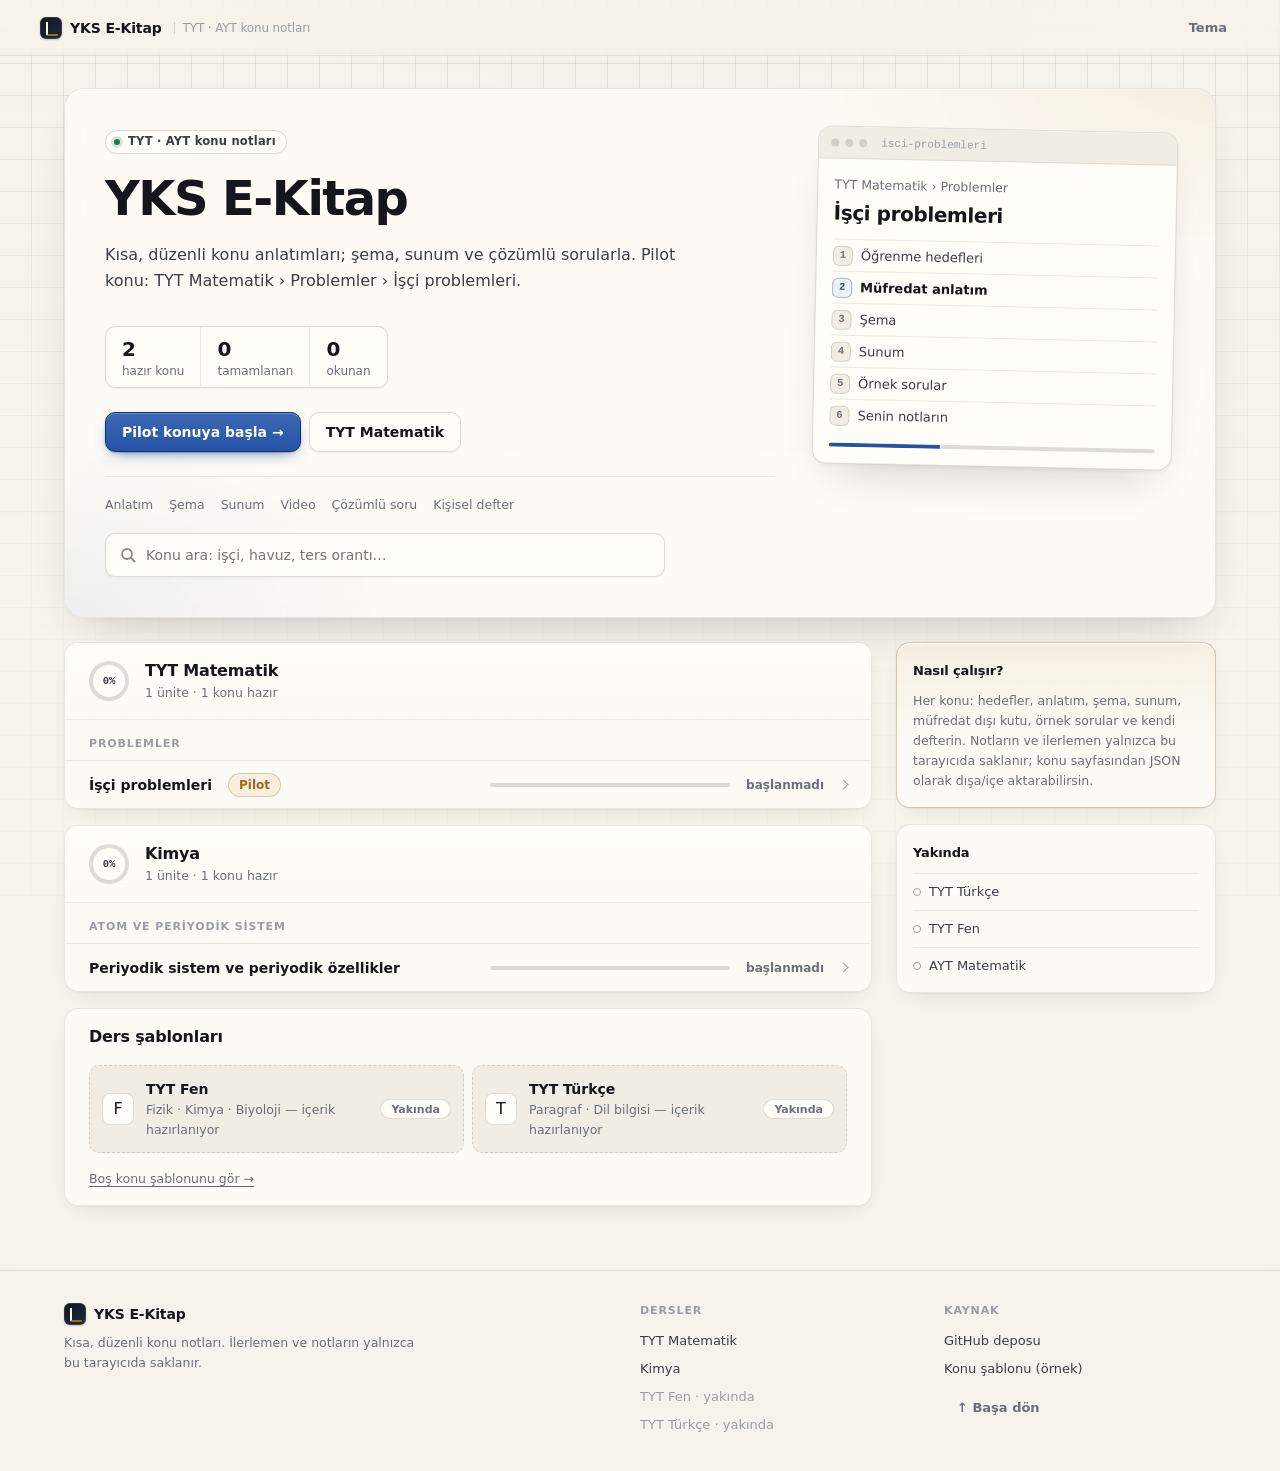
<file: index.html>
<!doctype html><html lang="tr"><head><meta charset="utf-8"><meta name="viewport" content="width=device-width,initial-scale=1"><meta name="theme-color" content="#1d4b8f"><title>YKS E-Kitap · YKS E-Kitap</title><script>try{var t=localStorage.getItem("yks-ebook:theme");if(t)document.documentElement.setAttribute("data-theme",t)}catch(e){}</script><link rel="stylesheet" href="./assets/style.css"></head><body data-base="./"><header class="top"><a class="brand" href="./"><i></i>YKS E-Kitap <small>TYT · AYT konu notları</small></a><span class="sp"></span><button class="btn ghost" id="theme" aria-label="Açık/koyu tema">Tema</button></header><div class="wrap">
<section class="hero home"><aside class="hpanel" aria-hidden="true"><div class="hp-top"><i></i><i></i><i></i><span>isci-problemleri</span></div><div class="hp-body"><div class="small">TYT Matematik › Problemler</div><b>İşçi problemleri</b><ul><li><span class="num">1</span>Öğrenme hedefleri</li><li><span class="num">2</span>Müfredat anlatım</li><li><span class="num">3</span>Şema</li><li><span class="num">4</span>Sunum</li><li><span class="num">5</span>Örnek sorular</li><li><span class="num">6</span>Senin notların</li></ul><div class="hp-bar"><span></span></div></div></aside><div class="kicker">TYT · AYT konu notları</div><h1>YKS E-Kitap</h1><p>Kısa, düzenli konu anlatımları; şema, sunum ve çözümlü sorularla. Pilot konu: TYT Matematik › Problemler › İşçi problemleri.</p>
<div class="stats"><div class="stat"><b id="stTopics">–</b>hazır konu</div><div class="stat"><b id="stDone">–</b>tamamlanan</div><div class="stat"><b id="stRead">–</b>okunan</div></div>
<div class="row herocta"><a class="btn primary big" href="./ders/tyt-matematik/problemler/isci-problemleri/">Pilot konuya başla →</a><a class="btn big" href="./ders/tyt-matematik/">TYT Matematik</a></div><div class="feats"><span>Anlatım</span><span>Şema</span><span>Sunum</span><span>Video</span><span>Çözümlü soru</span><span>Kişisel defter</span></div>
<input type="search" id="q" placeholder="Konu ara: işçi, havuz, ters orantı…" aria-label="Konu ara"></section>
<div class="grid2"><div><div id="courses"></div><section class="card soon-card course"><h2>Ders şablonları</h2><div class="ph"><div class="phc fen"><span class="ic">F</span><div><b>TYT Fen</b><span class="small">Fizik · Kimya · Biyoloji — içerik hazırlanıyor</span></div><span class="chip">Yakında</span></div><div class="phc tr"><span class="ic">T</span><div><b>TYT Türkçe</b><span class="small">Paragraf · Dil bilgisi — içerik hazırlanıyor</span></div><span class="chip">Yakında</span></div></div><a class="small" href="./ders/ornek-konu-sablonu/">Boş konu şablonunu gör →</a></section>
</div><aside>
<section class="card amber"><h2>Nasıl çalışır?</h2><p class="small">Her konu: hedefler, anlatım, şema, sunum, müfredat dışı kutu, örnek sorular ve kendi defterin. Notların ve ilerlemen yalnızca bu tarayıcıda saklanır; konu sayfasından JSON olarak dışa/içe aktarabilirsin.</p></section>
<section class="card"><h2>Yakında</h2><ul id="soon" class="ui small"></ul></section></aside></div>
</div><footer class="sitefoot"><div class="wrap fgrid"><div><a class="brand" href="./"><i></i>YKS E-Kitap</a><p class="small">Kısa, düzenli konu notları. İlerlemen ve notların yalnızca bu tarayıcıda saklanır.</p></div><div><b>Dersler</b><a href="./ders/tyt-matematik/">TYT Matematik</a><a href="./ders/kimya/">Kimya</a><span class="small soonlink">TYT Fen · yakında</span><span class="small soonlink">TYT Türkçe · yakında</span></div><div><b>Kaynak</b><a href="https://github.com/TitanLion72/yks-ebook">GitHub deposu</a><a href="./ders/ornek-konu-sablonu/">Konu şablonu (örnek)</a><button class="btn ghost totop" onclick="scrollTo({top:0})">↑ Başa dön</button></div></div></footer><script src="./assets/app.js"></script></body></html>
</file>
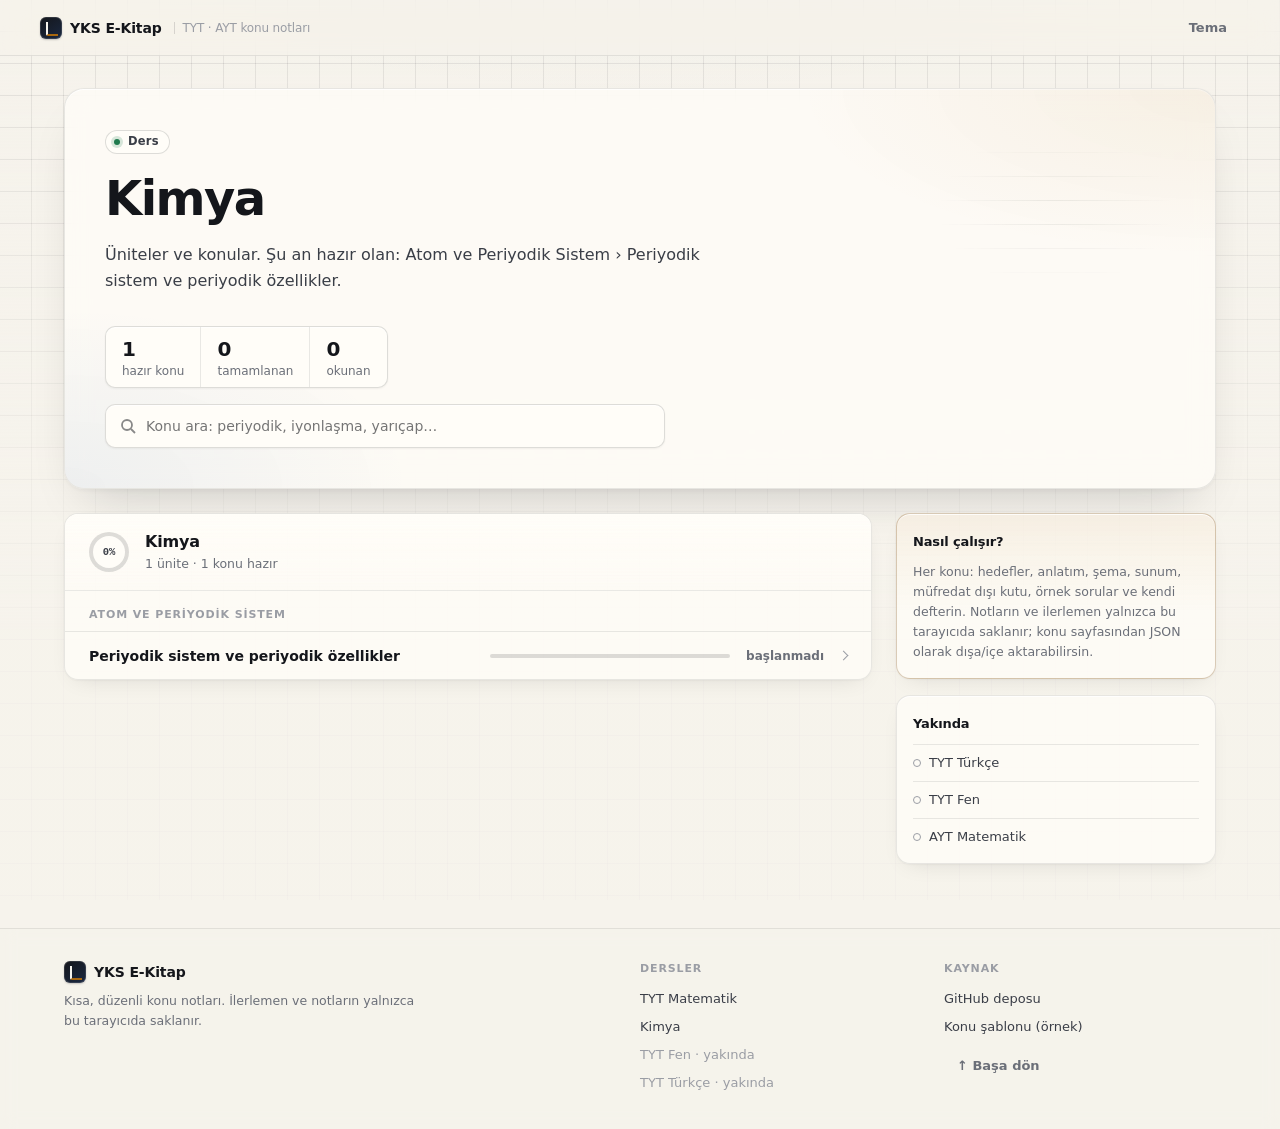
<file: ders/kimya/index.html>
<!doctype html><html lang="tr"><head><meta charset="utf-8"><meta name="viewport" content="width=device-width,initial-scale=1"><meta name="theme-color" content="#1d4b8f"><title>Kimya · YKS E-Kitap</title><script>try{var t=localStorage.getItem("yks-ebook:theme");if(t)document.documentElement.setAttribute("data-theme",t)}catch(e){}</script><link rel="stylesheet" href="../../assets/style.css"></head><body data-base="../../" data-course="kimya"><header class="top"><a class="brand" href="../../"><i></i>YKS E-Kitap <small>TYT · AYT konu notları</small></a><span class="sp"></span><button class="btn ghost" id="theme" aria-label="Açık/koyu tema">Tema</button></header><div class="wrap">
<section class="hero"><div class="kicker">Ders</div><h1>Kimya</h1><p>Üniteler ve konular. Şu an hazır olan: Atom ve Periyodik Sistem › Periyodik sistem ve periyodik özellikler.</p>
<div class="stats"><div class="stat"><b id="stTopics">–</b>hazır konu</div><div class="stat"><b id="stDone">–</b>tamamlanan</div><div class="stat"><b id="stRead">–</b>okunan</div></div>
<input type="search" id="q" placeholder="Konu ara: periyodik, iyonlaşma, yarıçap…" aria-label="Konu ara"></section>
<div class="grid2"><div id="courses"></div><aside>
<section class="card amber"><h2>Nasıl çalışır?</h2><p class="small">Her konu: hedefler, anlatım, şema, sunum, müfredat dışı kutu, örnek sorular ve kendi defterin. Notların ve ilerlemen yalnızca bu tarayıcıda saklanır; konu sayfasından JSON olarak dışa/içe aktarabilirsin.</p></section>
<section class="card"><h2>Yakında</h2><ul id="soon" class="ui small"></ul></section></aside></div>
</div><footer class="sitefoot"><div class="wrap fgrid"><div><a class="brand" href="../../"><i></i>YKS E-Kitap</a><p class="small">Kısa, düzenli konu notları. İlerlemen ve notların yalnızca bu tarayıcıda saklanır.</p></div><div><b>Dersler</b><a href="../../ders/tyt-matematik/">TYT Matematik</a><a href="../../ders/kimya/">Kimya</a><span class="small soonlink">TYT Fen · yakında</span><span class="small soonlink">TYT Türkçe · yakında</span></div><div><b>Kaynak</b><a href="https://github.com/TitanLion72/yks-ebook">GitHub deposu</a><a href="../../ders/ornek-konu-sablonu/">Konu şablonu (örnek)</a><button class="btn ghost totop" onclick="scrollTo({top:0})">↑ Başa dön</button></div></div></footer><script src="../../assets/app.js"></script></body></html>
</file>
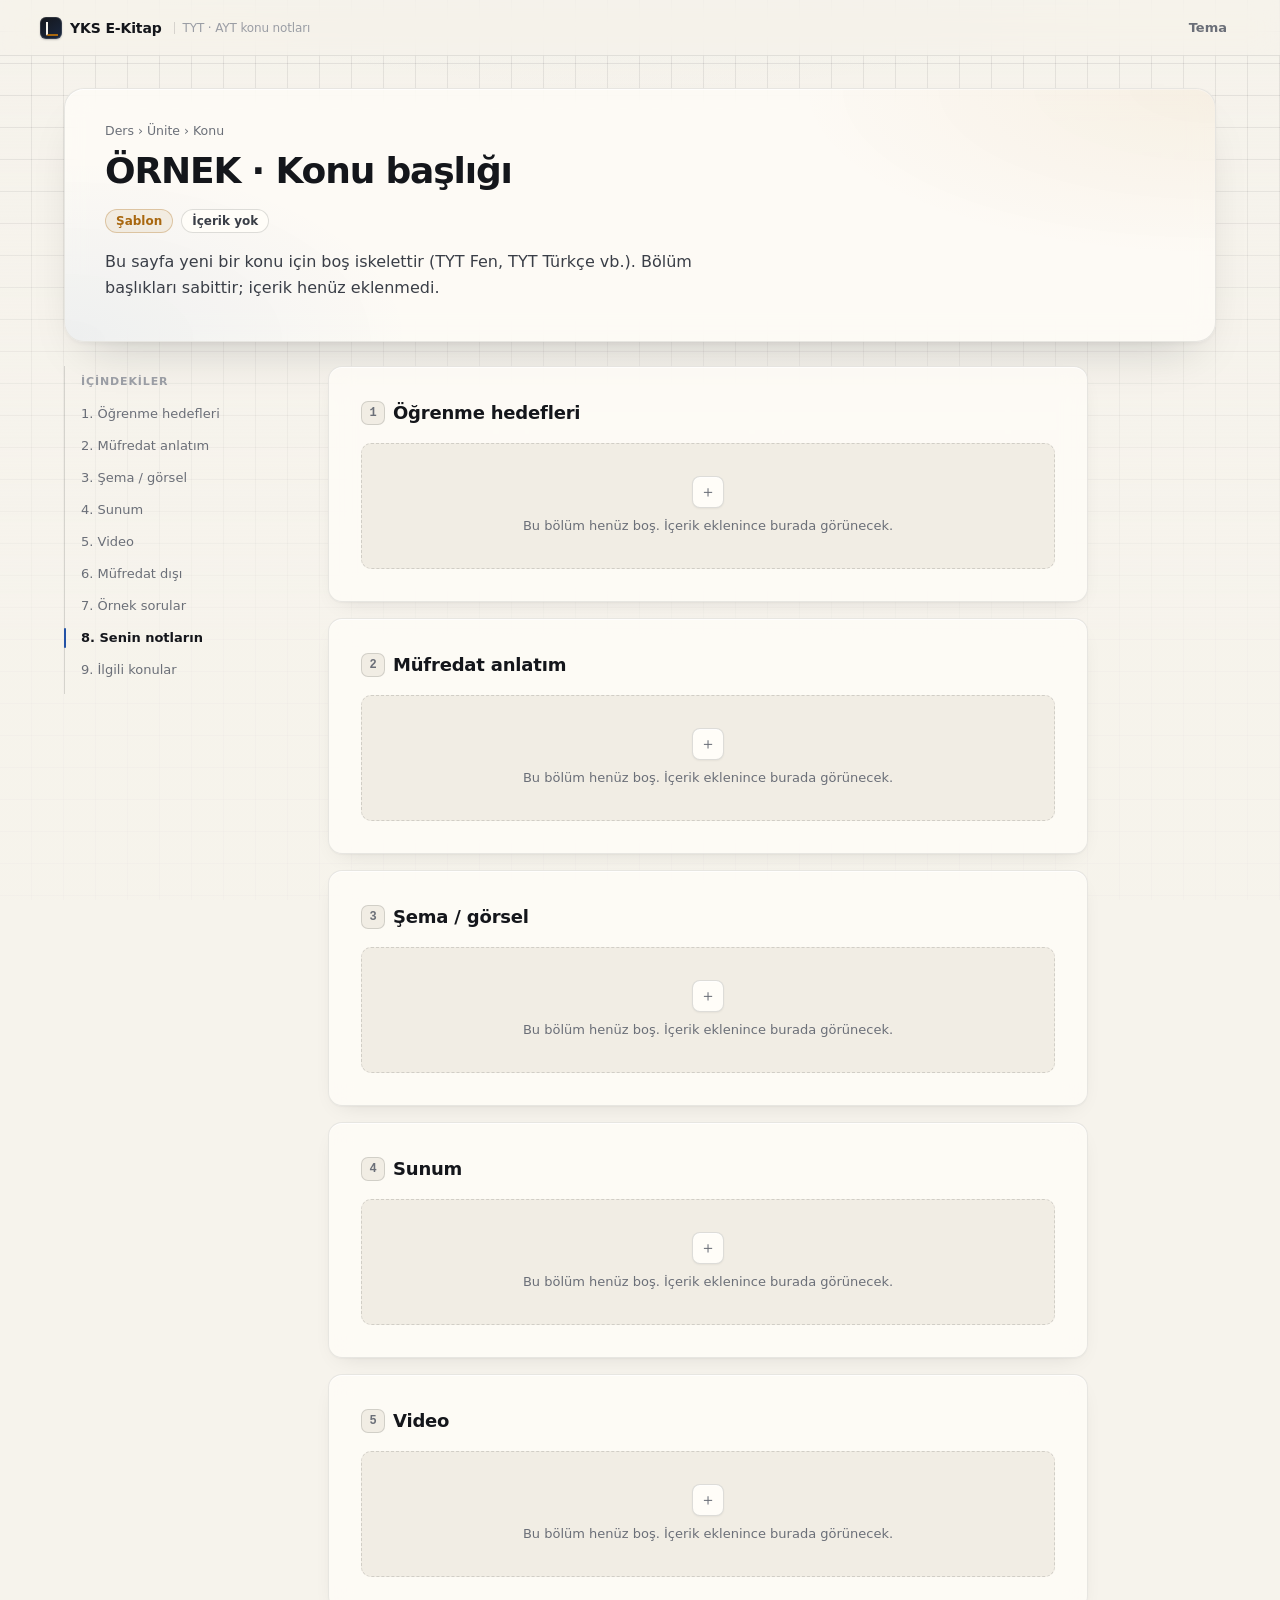
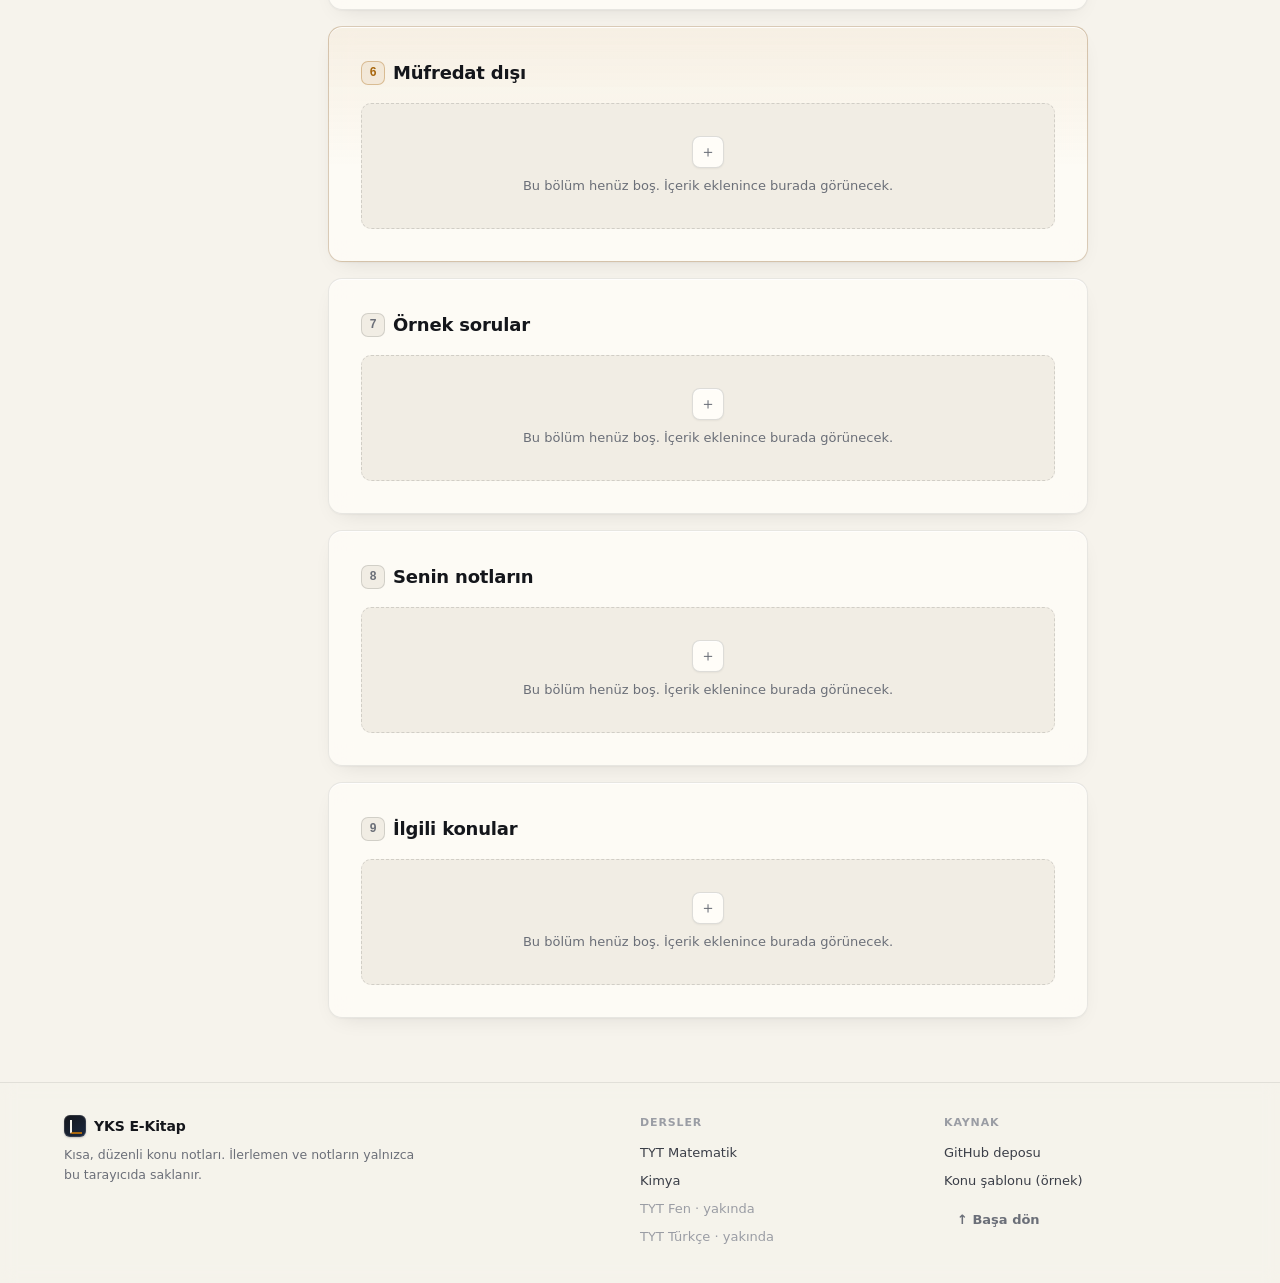
<file: ders/ornek-konu-sablonu/index.html>
<!doctype html><html lang="tr"><head><meta charset="utf-8"><meta name="viewport" content="width=device-width,initial-scale=1"><meta name="robots" content="noindex"><meta name="theme-color" content="#1d4b8f"><title>ÖRNEK konu şablonu · YKS E-Kitap</title><script>try{var t=localStorage.getItem("yks-ebook:theme");if(t)document.documentElement.setAttribute("data-theme",t)}catch(e){}</script><link rel="stylesheet" href="../../assets/style.css"></head><body data-base="../../"><header class="top"><a class="brand" href="../../"><i></i>YKS E-Kitap <small>TYT · AYT konu notları</small></a><span class="sp"></span><button class="btn ghost" id="theme" aria-label="Açık/koyu tema">Tema</button></header><div class="readbar" id="readbar"></div><div class="wrap">
<section class="hero thero"><div class="crumb">Ders › Ünite › Konu</div><h1>ÖRNEK · Konu başlığı</h1><div class="chips"><span class="chip amber">Şablon</span><span class="chip">İçerik yok</span></div><p class="small">Bu sayfa yeni bir konu için boş iskelettir (TYT Fen, TYT Türkçe vb.). Bölüm başlıkları sabittir; içerik henüz eklenmedi.</p></section>
<div class="layout"><nav class="toc" aria-label="İçindekiler"><b>İçindekiler</b><a href="#s1">1. Öğrenme hedefleri</a><a href="#s2">2. Müfredat anlatım</a><a href="#s3">3. Şema / görsel</a><a href="#s4">4. Sunum</a><a href="#s5">5. Video</a><a href="#s6">6. Müfredat dışı</a><a href="#s7">7. Örnek sorular</a><a href="#s8">8. Senin notların</a><a href="#s9">9. İlgili konular</a></nav><main><section class="card" id="s1"><h2><span class="num">1</span>Öğrenme hedefleri</h2><div class="empty"><span>＋</span><p>Bu bölüm henüz boş. İçerik eklenince burada görünecek.</p></div></section><section class="card" id="s2"><h2><span class="num">2</span>Müfredat anlatım</h2><div class="empty"><span>＋</span><p>Bu bölüm henüz boş. İçerik eklenince burada görünecek.</p></div></section><section class="card" id="s3"><h2><span class="num">3</span>Şema / görsel</h2><div class="empty"><span>＋</span><p>Bu bölüm henüz boş. İçerik eklenince burada görünecek.</p></div></section><section class="card" id="s4"><h2><span class="num">4</span>Sunum</h2><div class="empty"><span>＋</span><p>Bu bölüm henüz boş. İçerik eklenince burada görünecek.</p></div></section><section class="card" id="s5"><h2><span class="num">5</span>Video</h2><div class="empty"><span>＋</span><p>Bu bölüm henüz boş. İçerik eklenince burada görünecek.</p></div></section><section class="card amber" id="s6"><h2><span class="num">6</span>Müfredat dışı</h2><div class="empty"><span>＋</span><p>Bu bölüm henüz boş. İçerik eklenince burada görünecek.</p></div></section><section class="card" id="s7"><h2><span class="num">7</span>Örnek sorular</h2><div class="empty"><span>＋</span><p>Bu bölüm henüz boş. İçerik eklenince burada görünecek.</p></div></section><section class="card" id="s8"><h2><span class="num">8</span>Senin notların</h2><div class="empty"><span>＋</span><p>Bu bölüm henüz boş. İçerik eklenince burada görünecek.</p></div></section><section class="card" id="s9"><h2><span class="num">9</span>İlgili konular</h2><div class="empty"><span>＋</span><p>Bu bölüm henüz boş. İçerik eklenince burada görünecek.</p></div></section></main></div></div><footer class="sitefoot"><div class="wrap fgrid"><div><a class="brand" href="../../"><i></i>YKS E-Kitap</a><p class="small">Kısa, düzenli konu notları. İlerlemen ve notların yalnızca bu tarayıcıda saklanır.</p></div><div><b>Dersler</b><a href="../../ders/tyt-matematik/">TYT Matematik</a><a href="../../ders/kimya/">Kimya</a><span class="small soonlink">TYT Fen · yakında</span><span class="small soonlink">TYT Türkçe · yakında</span></div><div><b>Kaynak</b><a href="https://github.com/TitanLion72/yks-ebook">GitHub deposu</a><a href="../../ders/ornek-konu-sablonu/">Konu şablonu (örnek)</a><button class="btn ghost totop" onclick="scrollTo({top:0})">↑ Başa dön</button></div></div></footer><script src="../../assets/app.js"></script></body></html>
</file>
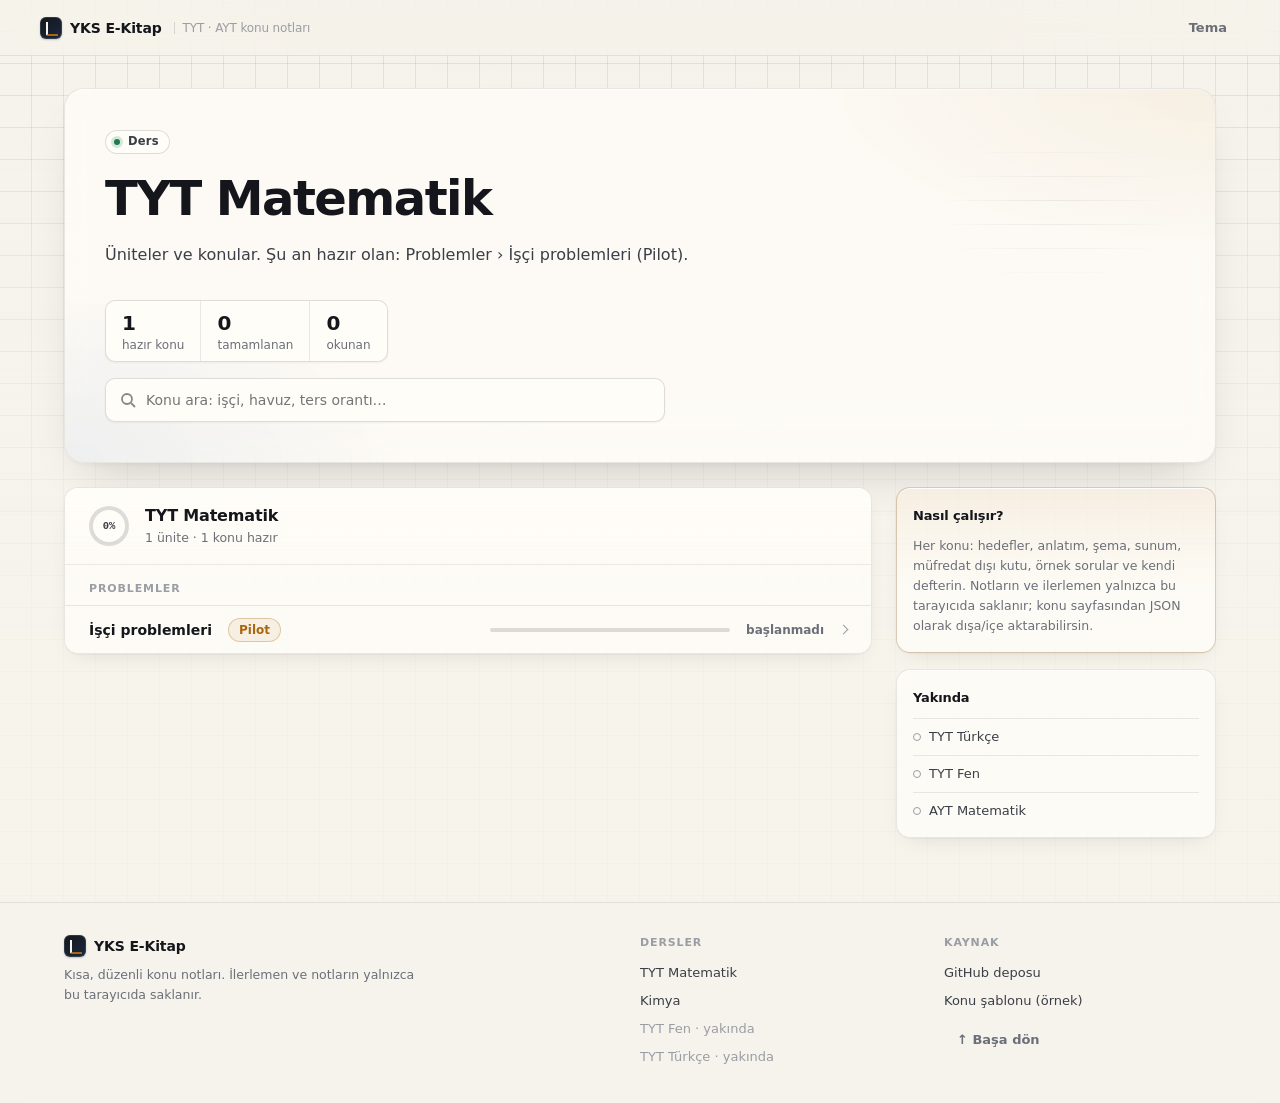
<file: ders/tyt-matematik/index.html>
<!doctype html><html lang="tr"><head><meta charset="utf-8"><meta name="viewport" content="width=device-width,initial-scale=1"><meta name="theme-color" content="#1d4b8f"><title>TYT Matematik · YKS E-Kitap</title><script>try{var t=localStorage.getItem("yks-ebook:theme");if(t)document.documentElement.setAttribute("data-theme",t)}catch(e){}</script><link rel="stylesheet" href="../../assets/style.css"></head><body data-base="../../" data-course="tyt-matematik"><header class="top"><a class="brand" href="../../"><i></i>YKS E-Kitap <small>TYT · AYT konu notları</small></a><span class="sp"></span><button class="btn ghost" id="theme" aria-label="Açık/koyu tema">Tema</button></header><div class="wrap">
<section class="hero"><div class="kicker">Ders</div><h1>TYT Matematik</h1><p>Üniteler ve konular. Şu an hazır olan: Problemler › İşçi problemleri (Pilot).</p>
<div class="stats"><div class="stat"><b id="stTopics">–</b>hazır konu</div><div class="stat"><b id="stDone">–</b>tamamlanan</div><div class="stat"><b id="stRead">–</b>okunan</div></div>
<input type="search" id="q" placeholder="Konu ara: işçi, havuz, ters orantı…" aria-label="Konu ara"></section>
<div class="grid2"><div id="courses"></div><aside>
<section class="card amber"><h2>Nasıl çalışır?</h2><p class="small">Her konu: hedefler, anlatım, şema, sunum, müfredat dışı kutu, örnek sorular ve kendi defterin. Notların ve ilerlemen yalnızca bu tarayıcıda saklanır; konu sayfasından JSON olarak dışa/içe aktarabilirsin.</p></section>
<section class="card"><h2>Yakında</h2><ul id="soon" class="ui small"></ul></section></aside></div>
</div><footer class="sitefoot"><div class="wrap fgrid"><div><a class="brand" href="../../"><i></i>YKS E-Kitap</a><p class="small">Kısa, düzenli konu notları. İlerlemen ve notların yalnızca bu tarayıcıda saklanır.</p></div><div><b>Dersler</b><a href="../../ders/tyt-matematik/">TYT Matematik</a><a href="../../ders/kimya/">Kimya</a><span class="small soonlink">TYT Fen · yakında</span><span class="small soonlink">TYT Türkçe · yakında</span></div><div><b>Kaynak</b><a href="https://github.com/TitanLion72/yks-ebook">GitHub deposu</a><a href="../../ders/ornek-konu-sablonu/">Konu şablonu (örnek)</a><button class="btn ghost totop" onclick="scrollTo({top:0})">↑ Başa dön</button></div></div></footer><script src="../../assets/app.js"></script></body></html>
</file>
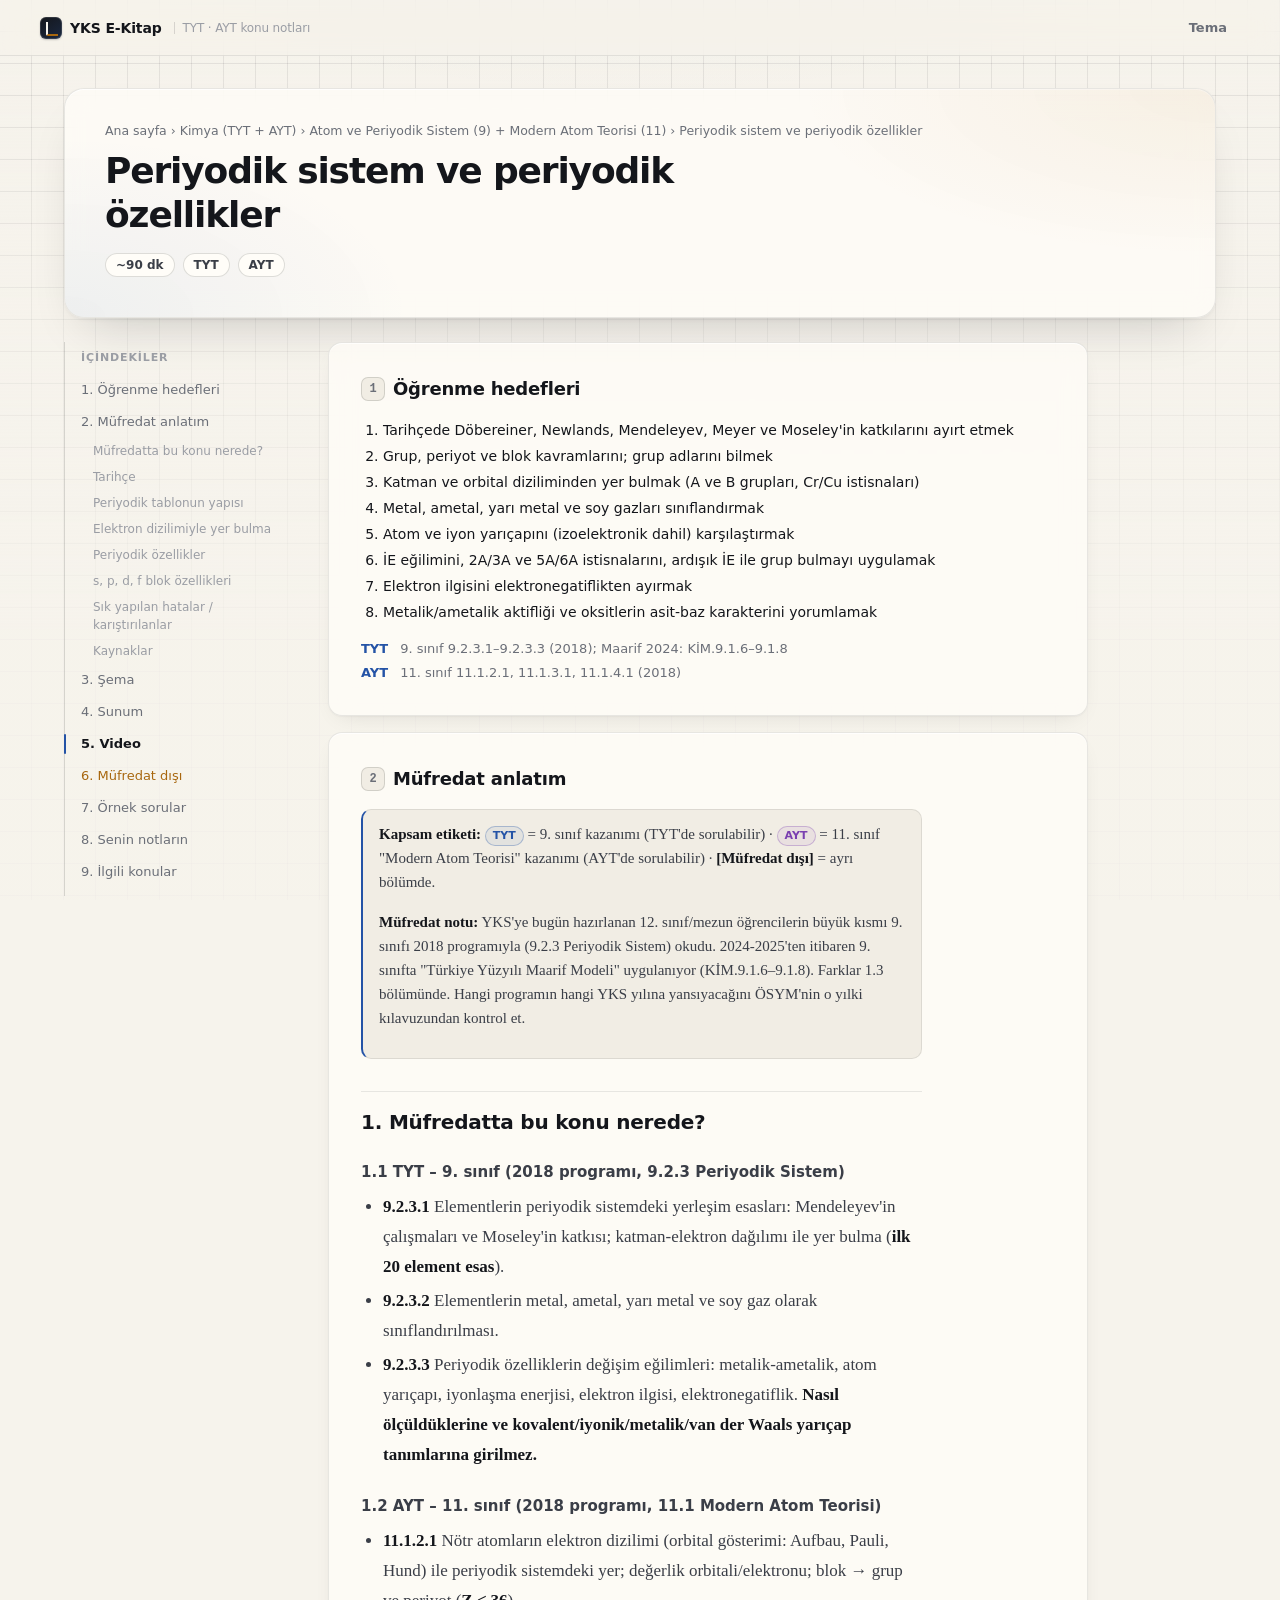
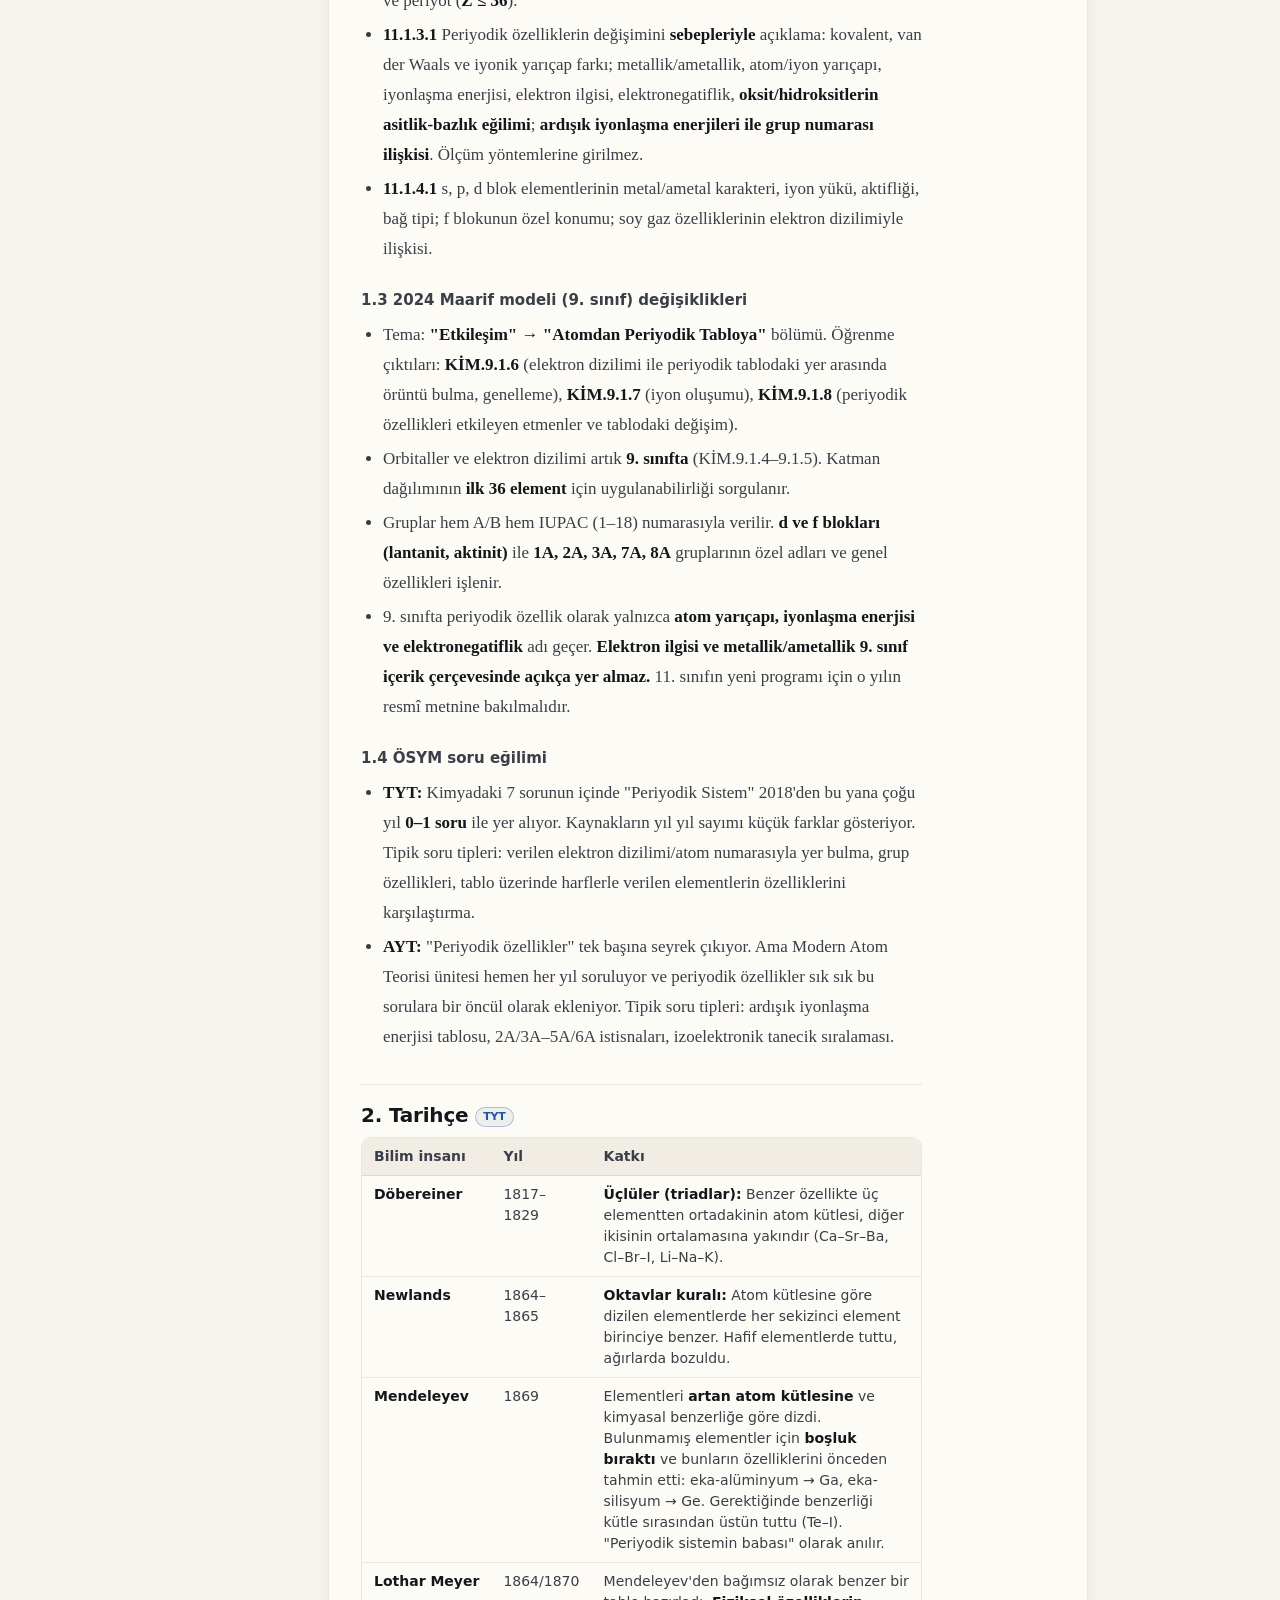
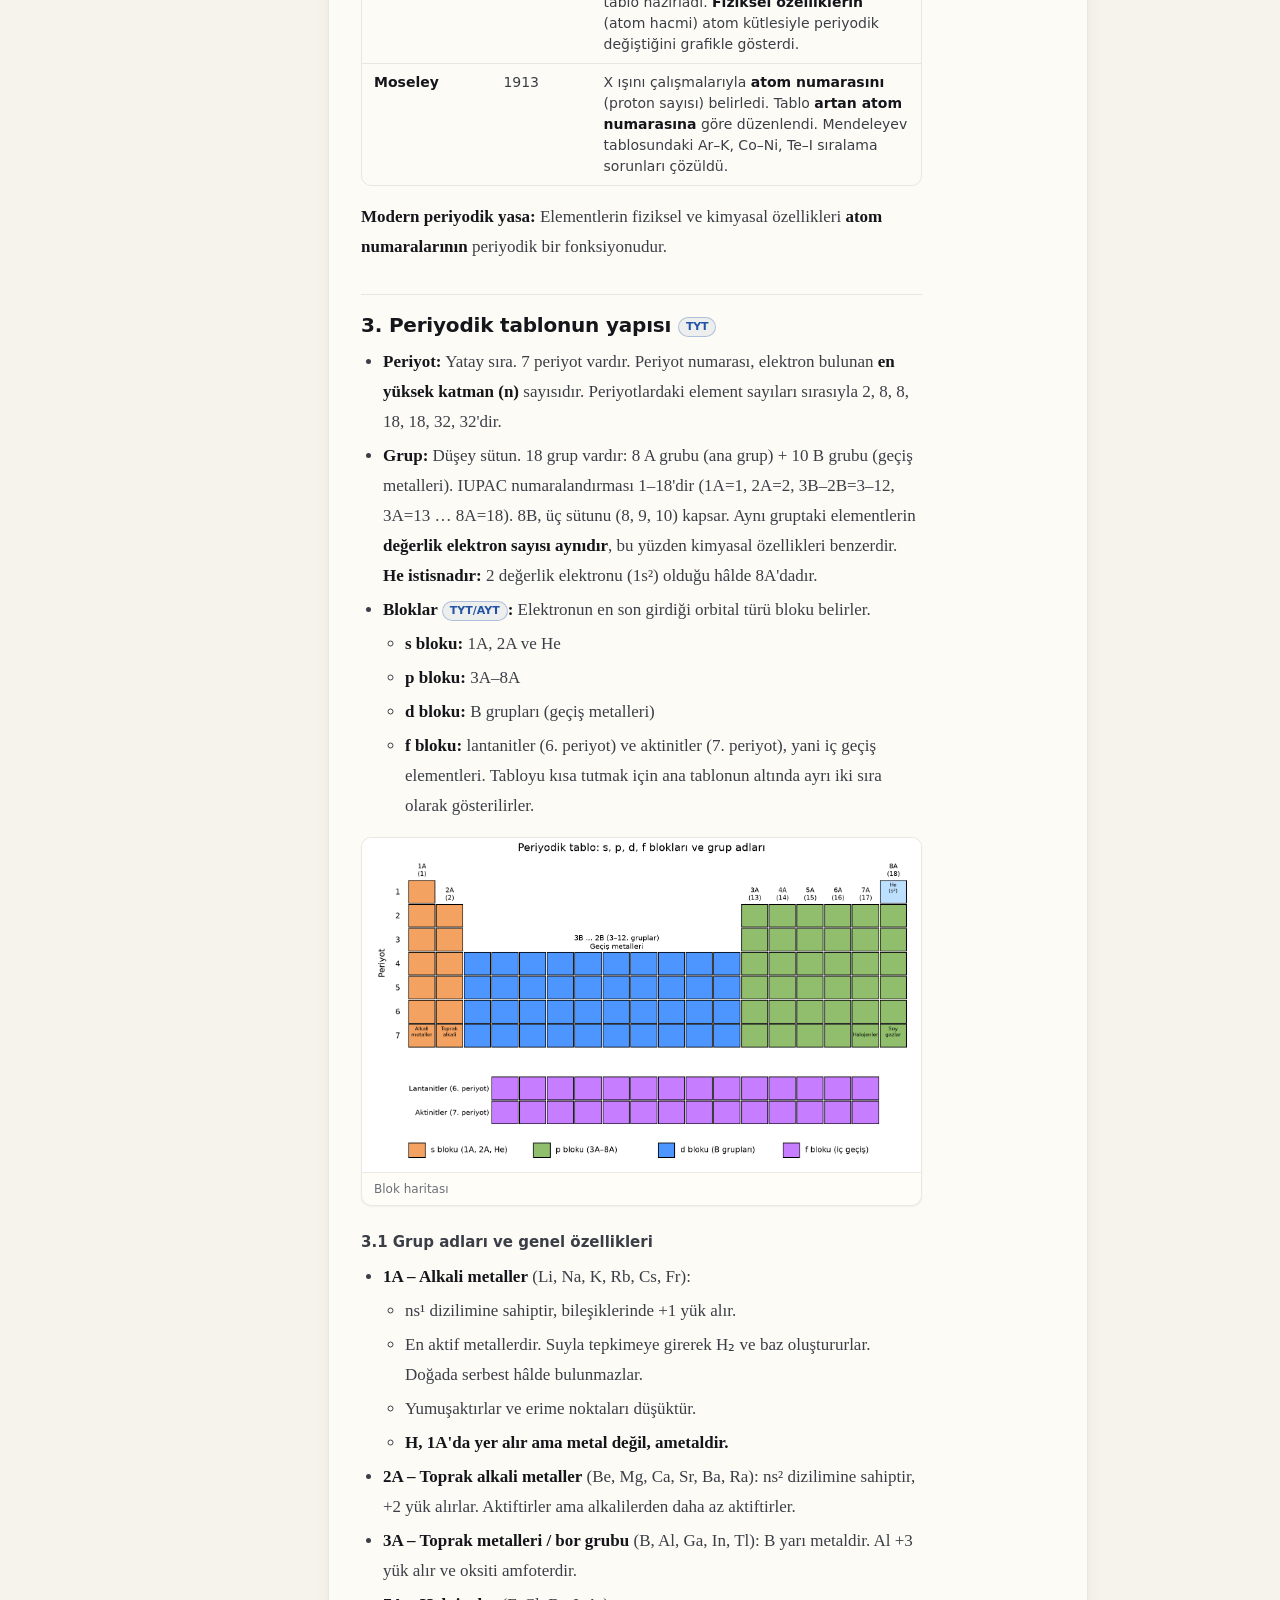
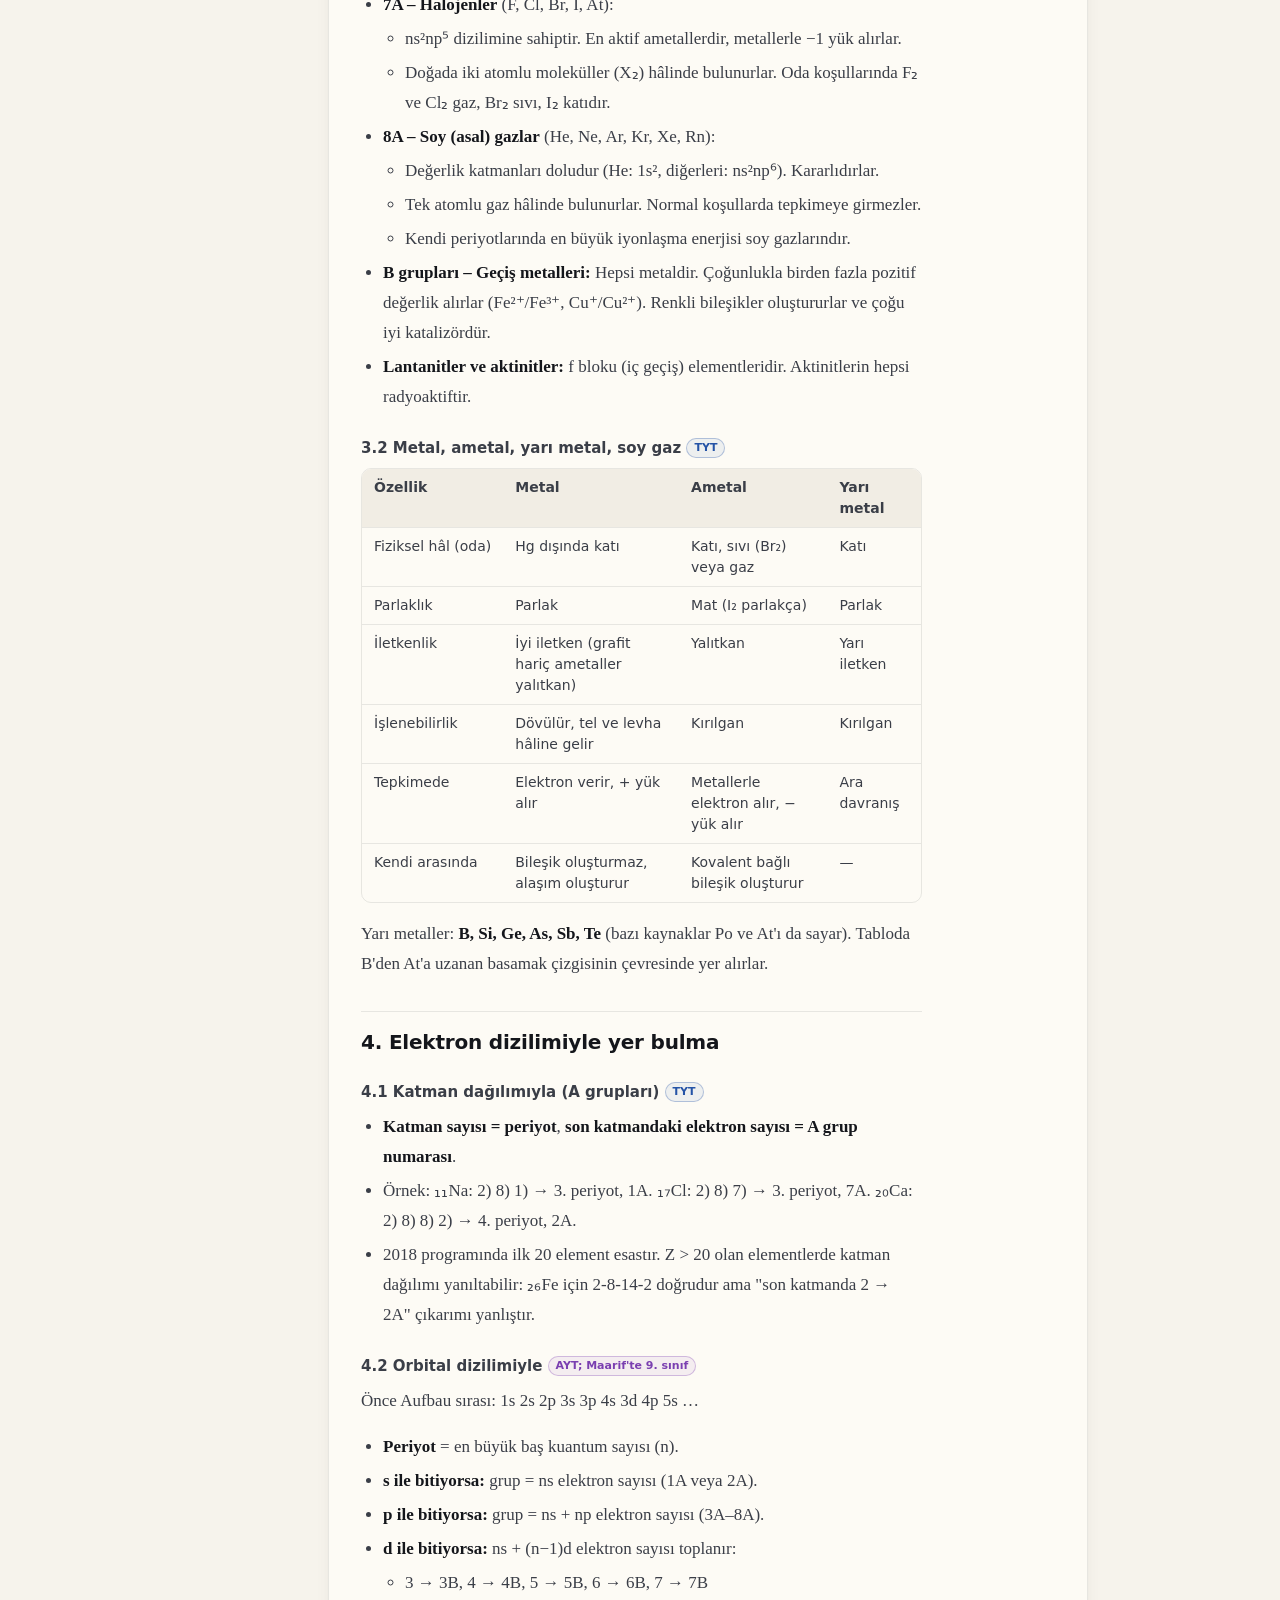
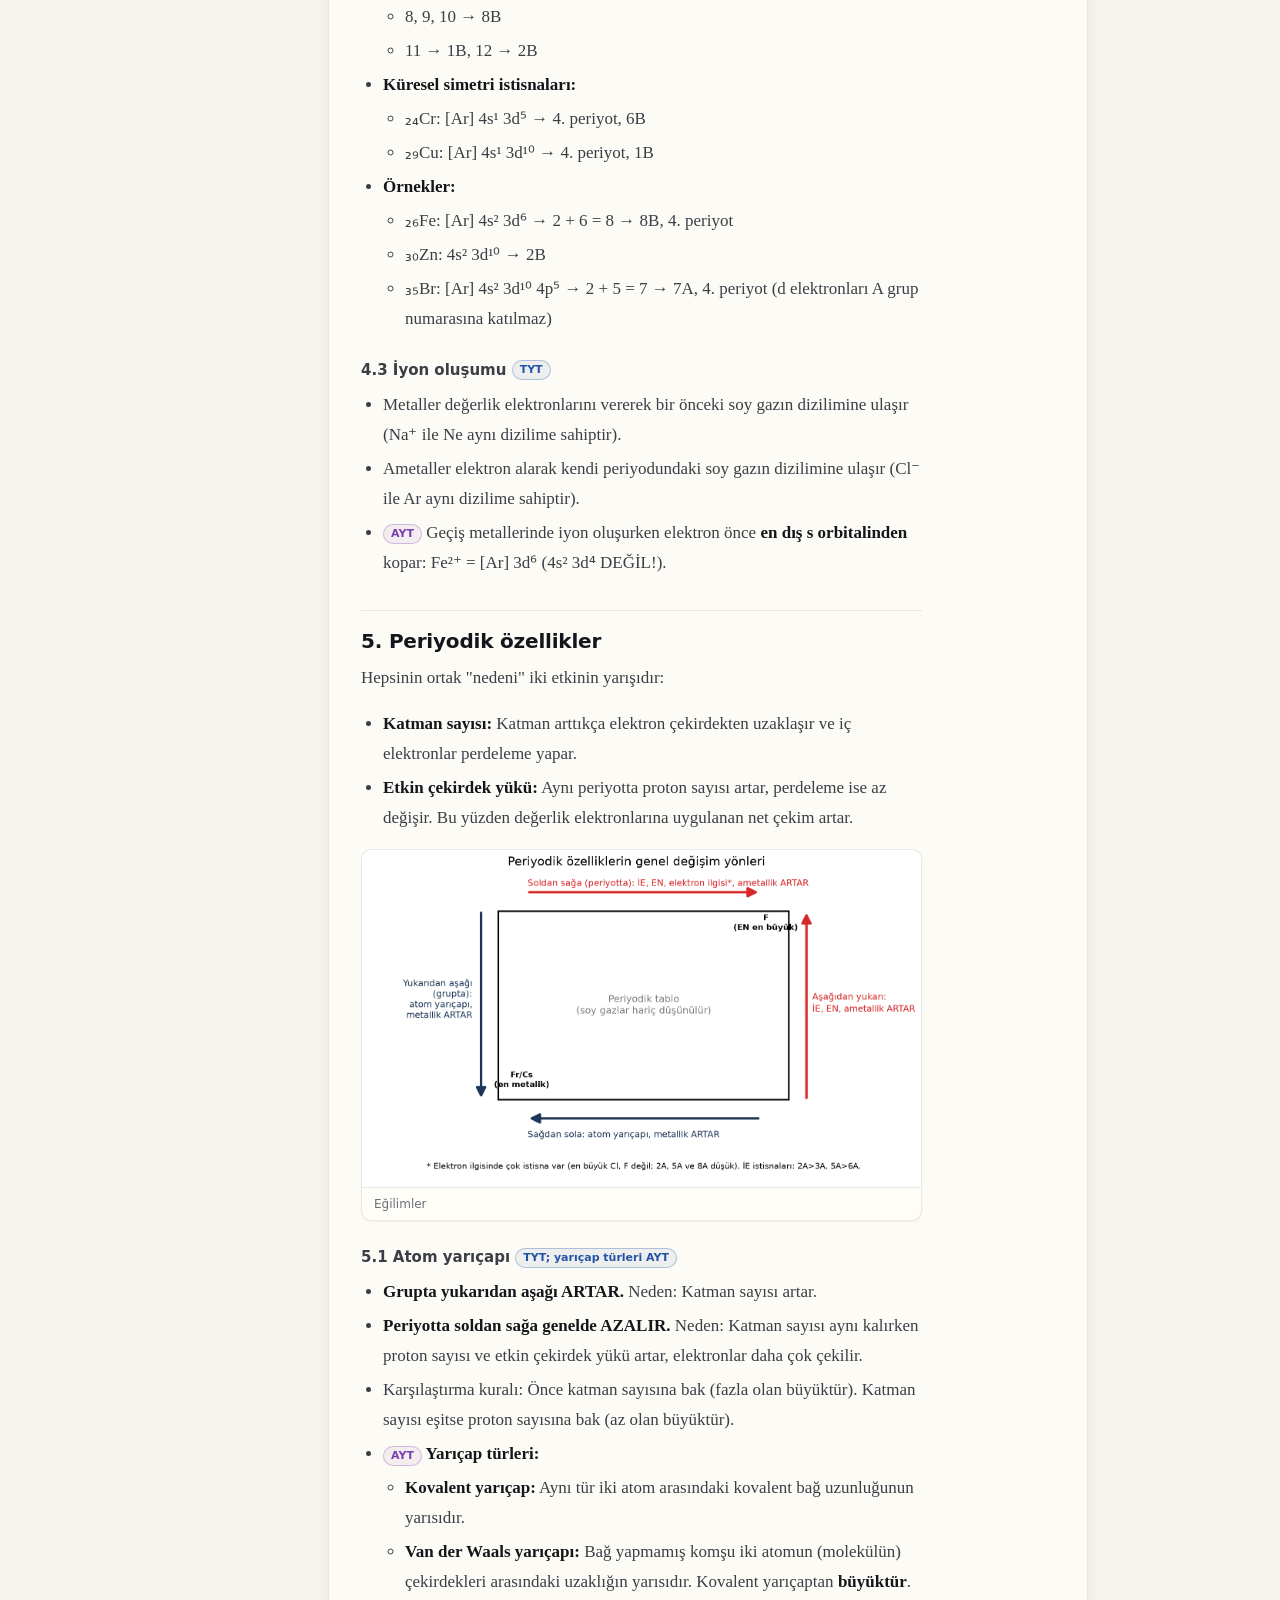
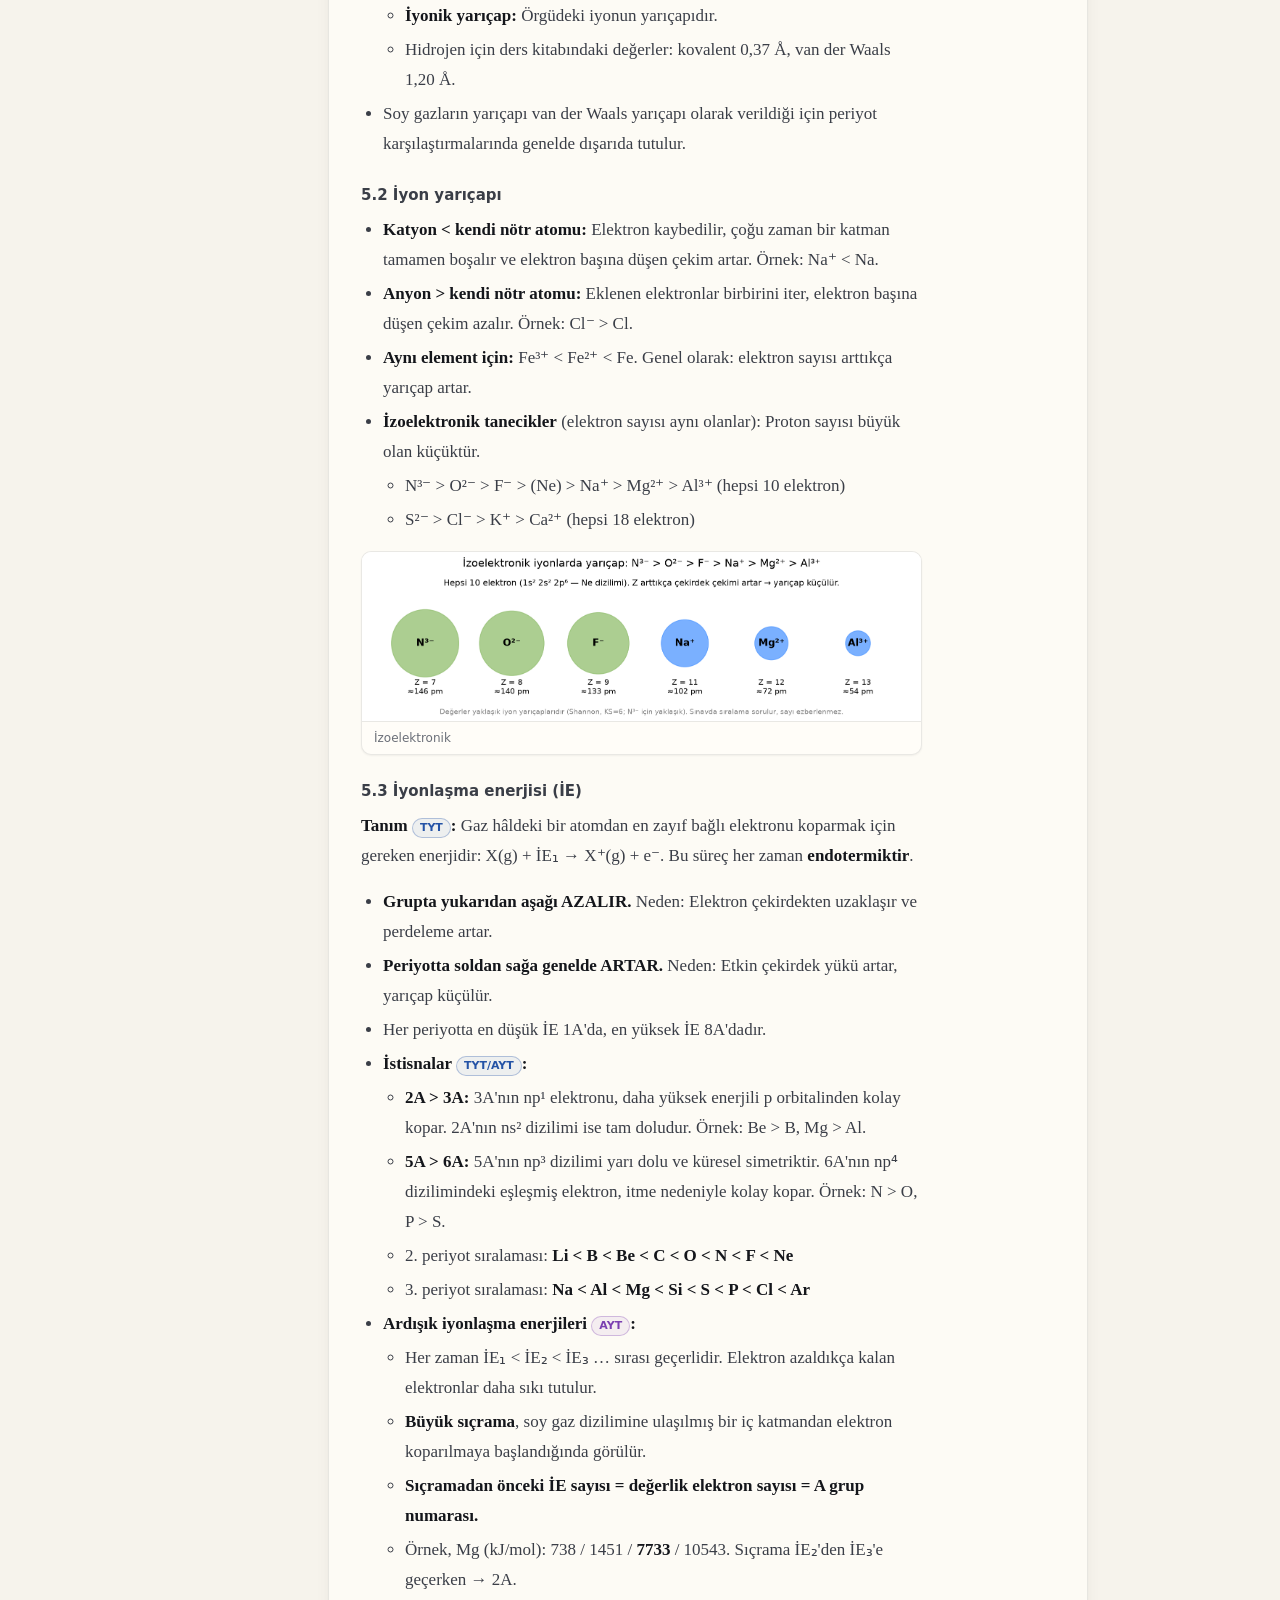
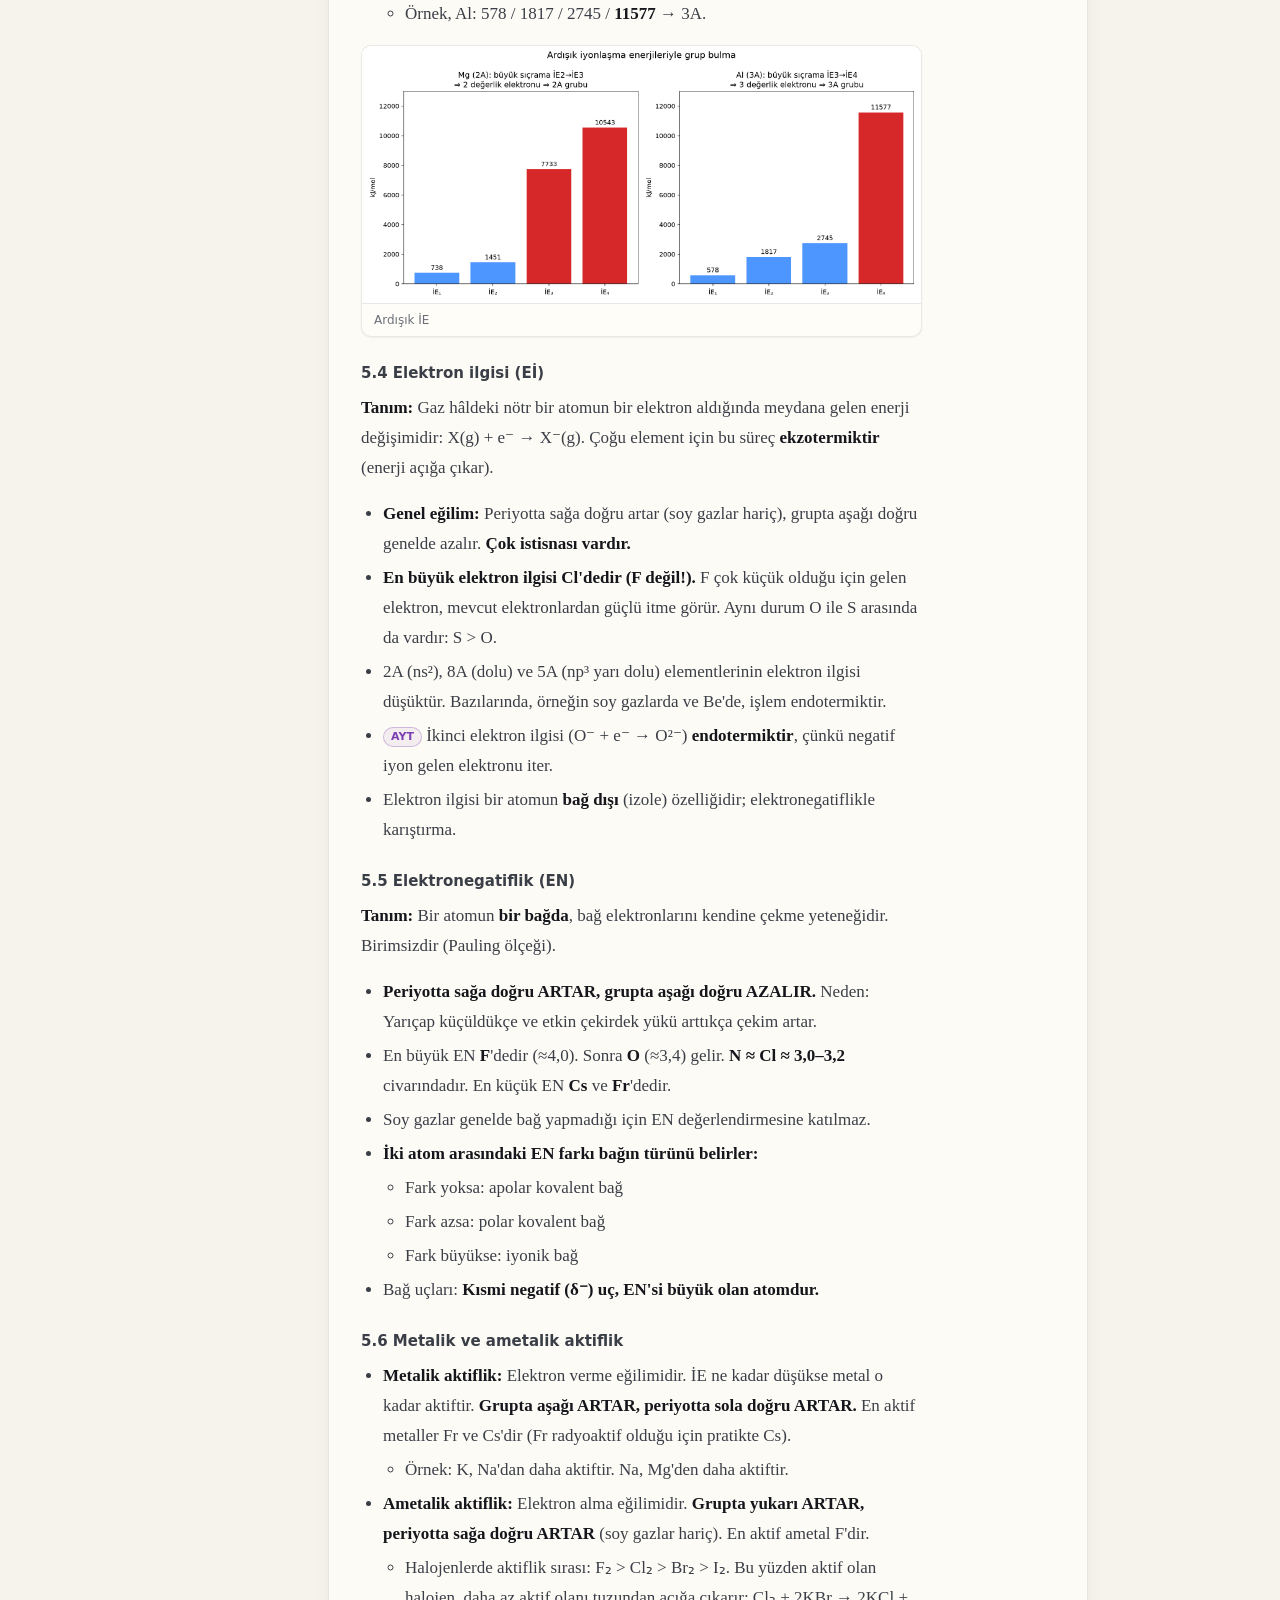
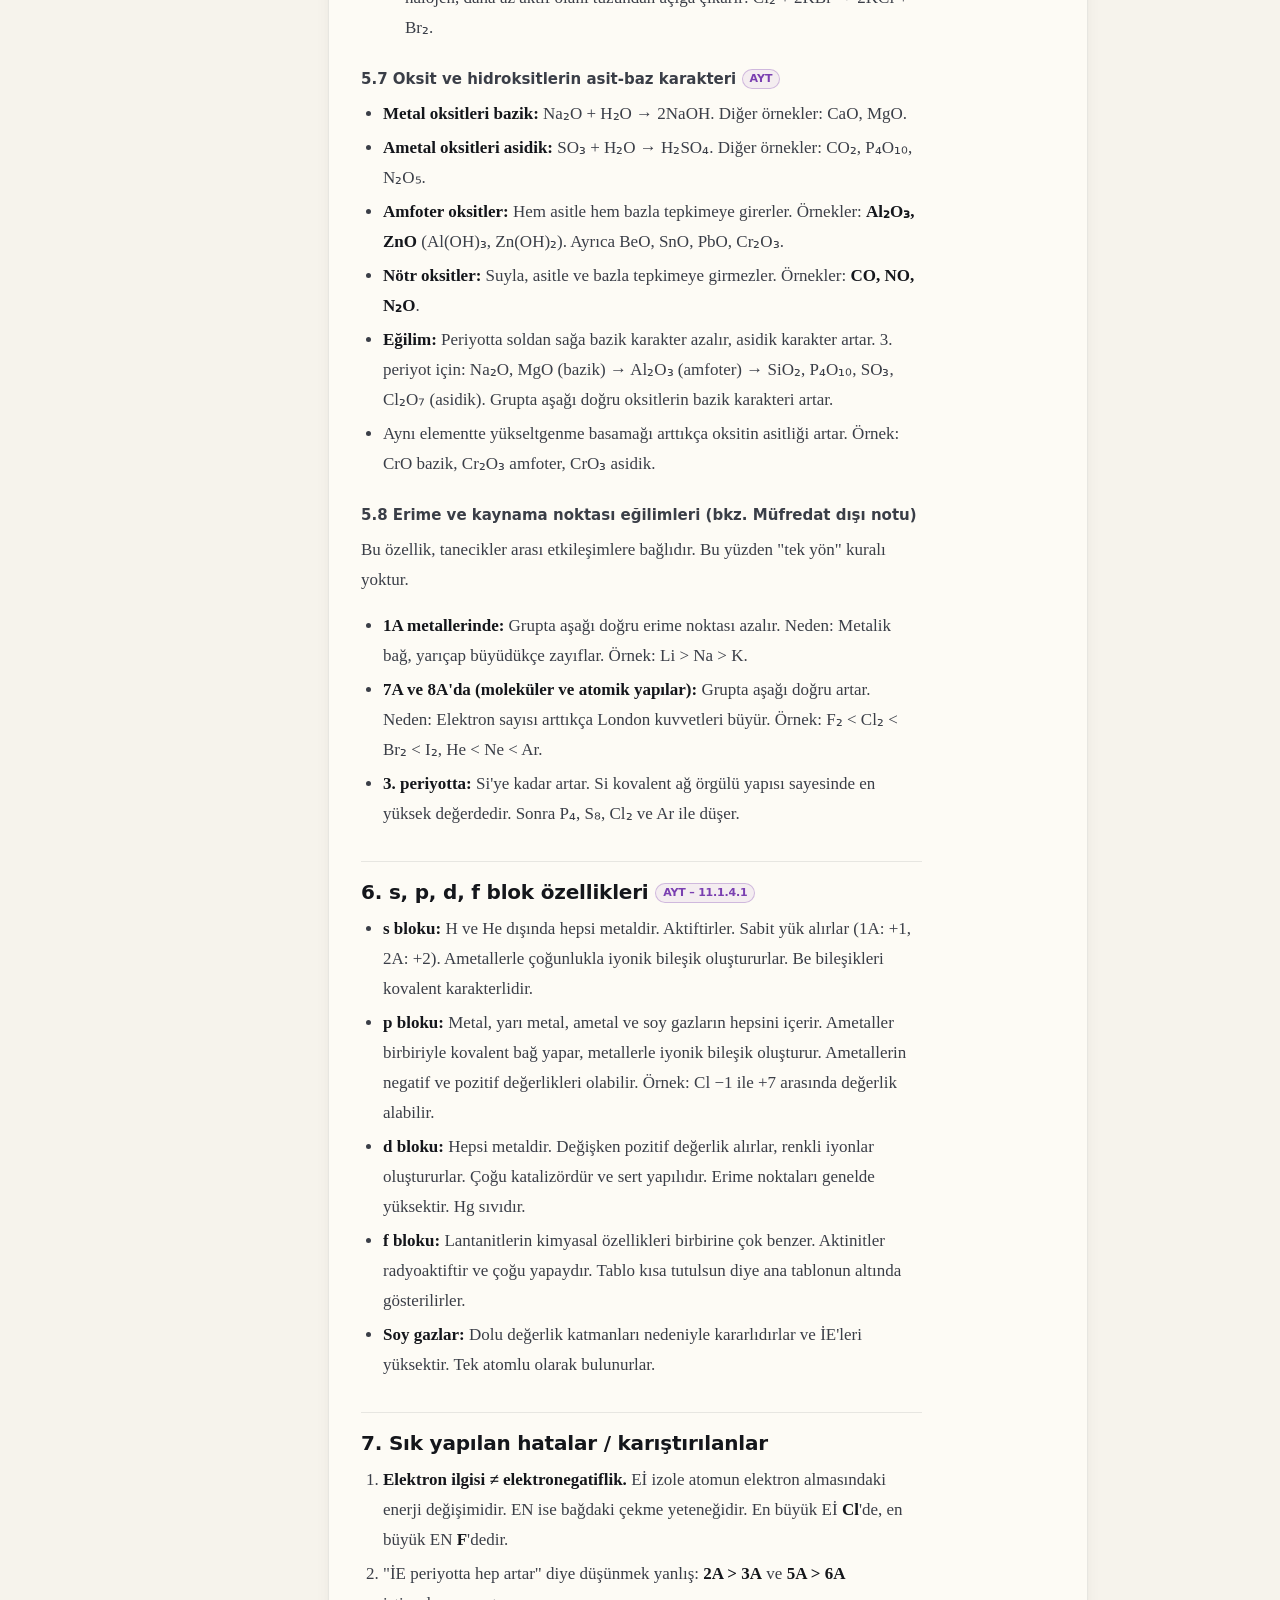
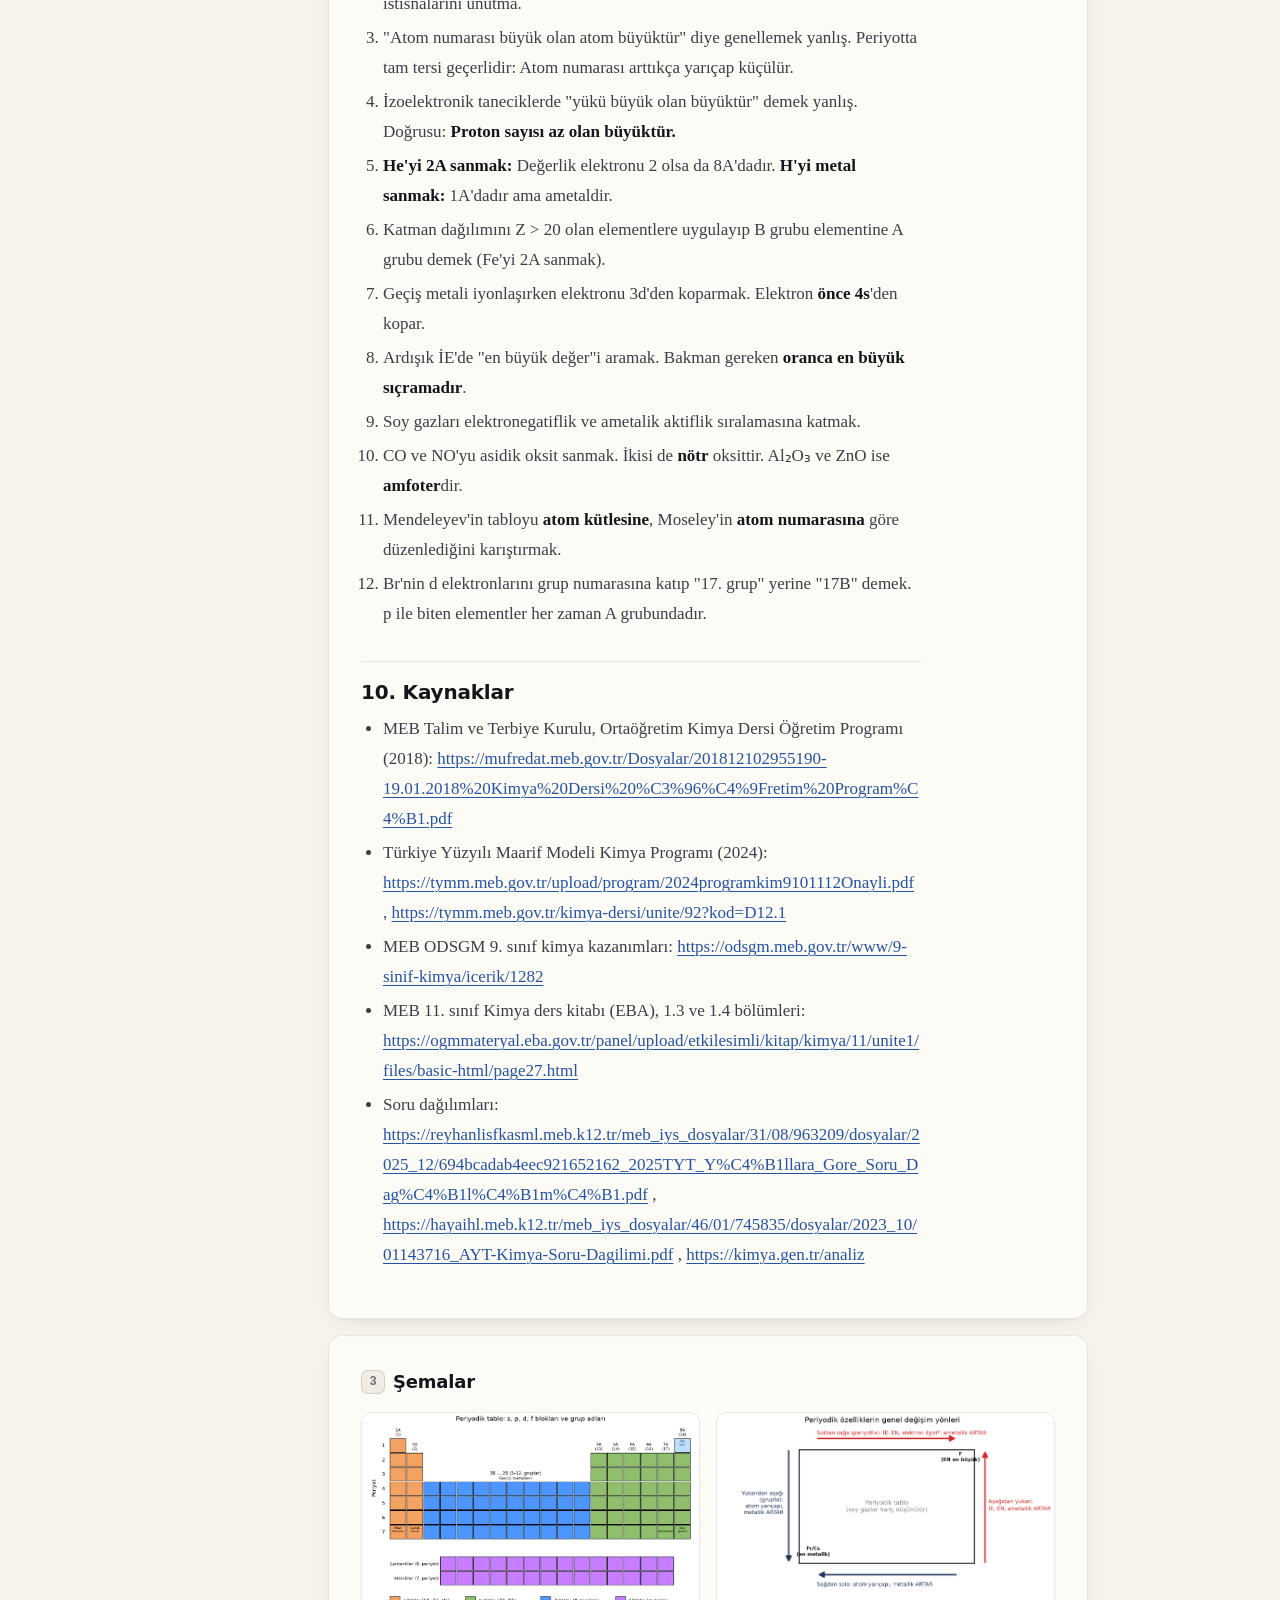
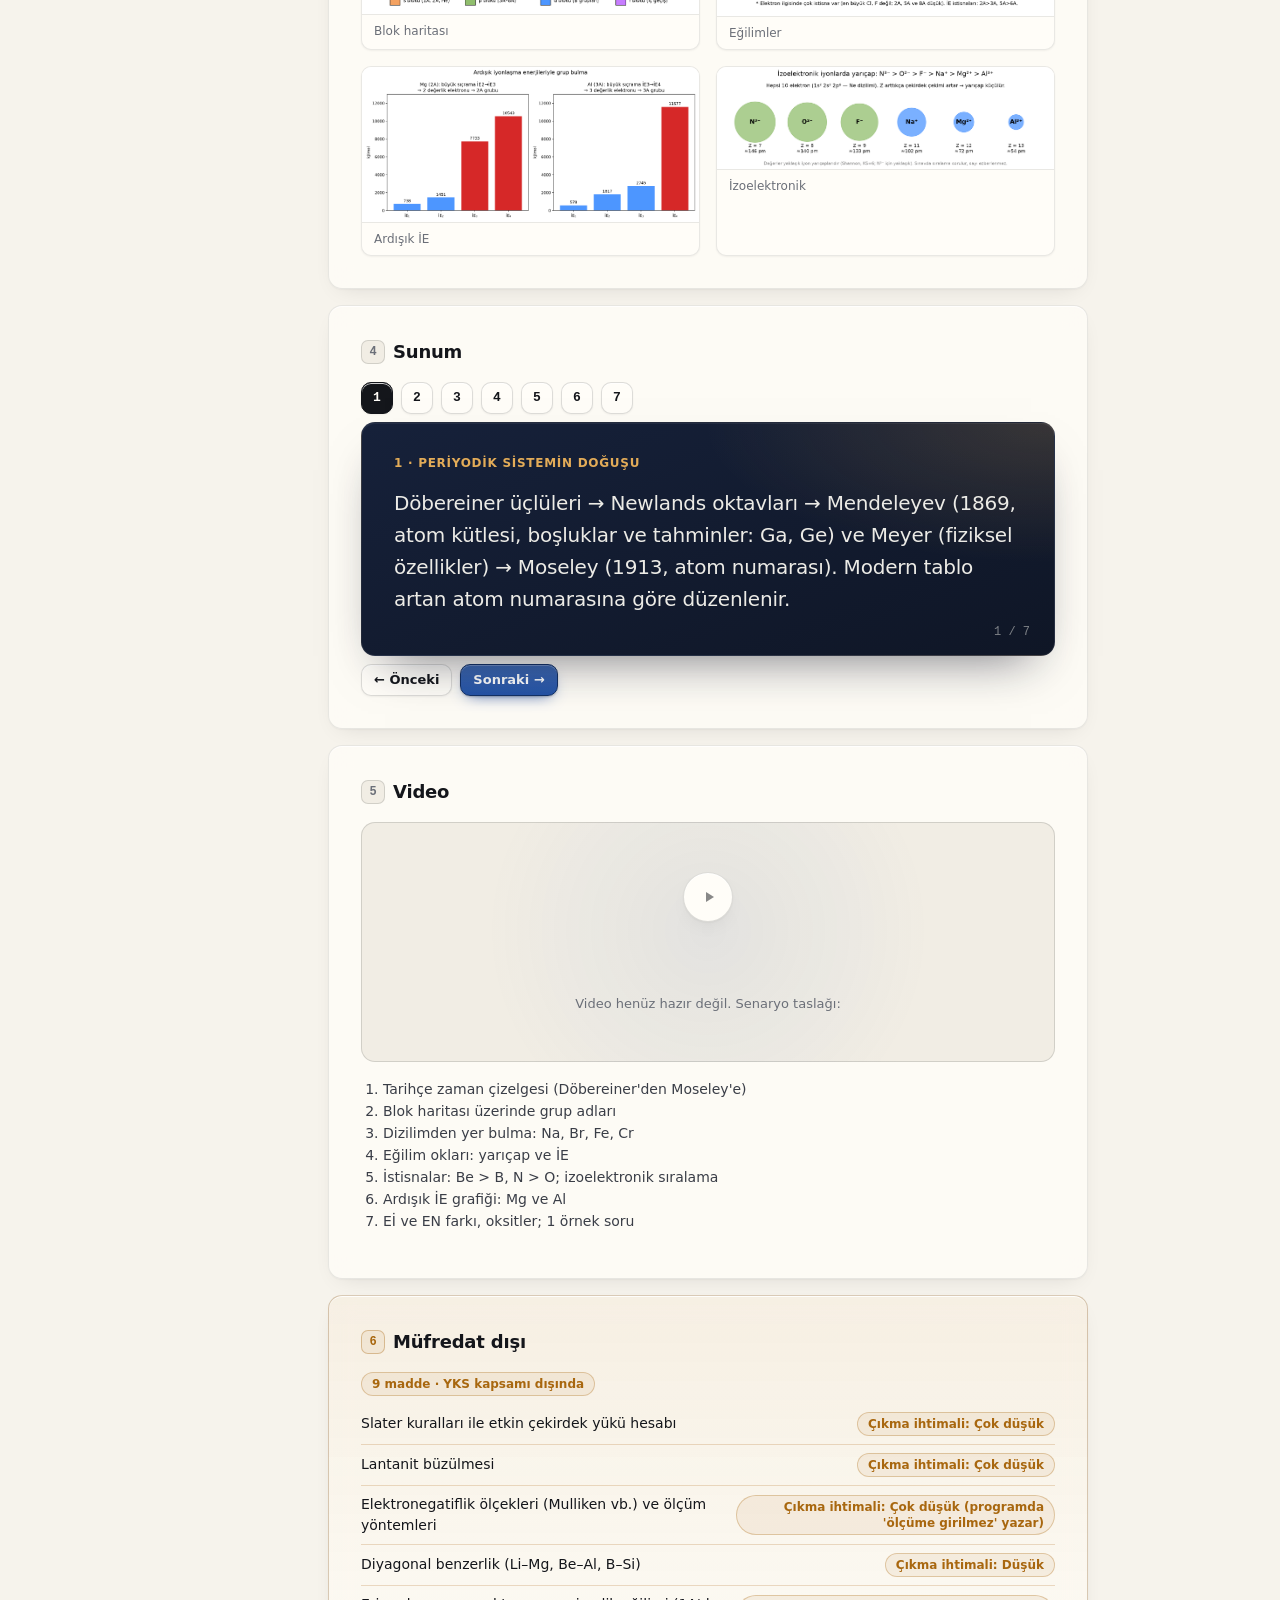
<file: ders/kimya/atom-ve-periyodik-sistem/periyodik-sistem/index.html>
<!doctype html><html lang="tr"><head><meta charset="utf-8"><meta name="viewport" content="width=device-width,initial-scale=1"><meta name="theme-color" content="#1d4b8f"><title>Periyodik sistem · Kimya · YKS E-Kitap</title><script>try{var t=localStorage.getItem("yks-ebook:theme");if(t)document.documentElement.setAttribute("data-theme",t)}catch(e){}</script><link rel="stylesheet" href="../../../../assets/style.css"></head><body data-base="../../../../" data-topic="content/kimya/atom-ve-periyodik-sistem/periyodik-sistem.json" data-md="content/kimya/atom-ve-periyodik-sistem/periyodik-sistem.md"><header class="top"><a class="brand" href="../../../../"><i></i>YKS E-Kitap <small>TYT · AYT konu notları</small></a><span class="sp"></span><button class="btn ghost" id="theme" aria-label="Açık/koyu tema">Tema</button></header><div class="readbar" id="readbar"></div><div class="wrap">
<section class="hero thero"><div class="crumb" id="crumb"></div><h1 id="title"></h1><div class="chips" id="chips"></div></section>
<div class="layout"><nav class="toc" aria-label="İçindekiler"><b>İçindekiler</b><a href="#hedef" class="">1. Öğrenme hedefleri</a><a href="#anlatim" class="">2. Müfredat anlatım</a><a href="#sema" class="">3. Şema</a><a href="#sunum" class="">4. Sunum</a><a href="#video" class="">5. Video</a><a href="#disi" class="disi">6. Müfredat dışı</a><a href="#soru" class="">7. Örnek sorular</a><a href="#not" class="">8. Senin notların</a><a href="#ilgili" class="">9. İlgili konular</a></nav><main>
<section class="card" id="hedef"><h2><span class="num">1</span>Öğrenme hedefleri</h2><div class="chips" id="goals"></div><p id="goalText"></p></section>
<section class="card" id="anlatim"><h2><span class="num">2</span>Müfredat anlatım</h2><div id="lesson"></div></section>
<section class="card" id="sema"><h2><span class="num">3</span>Şemalar</h2><div id="diagram"></div></section>
<section class="card" id="sunum"><h2><span class="num">4</span>Sunum</h2><div class="row" id="dots" style="margin-bottom:8px"></div><div class="deck"><h3 id="slideT"></h3><p id="slideB"></p><span class="pg" id="slidePg"></span></div><div class="row" style="margin-top:8px"><button class="btn" id="prev">← Önceki</button><button class="btn primary" id="next">Sonraki →</button></div></section>
<section class="card" id="video"><h2><span class="num">5</span>Video</h2><div class="video" id="vbox"></div><p class="small" id="videoScript"></p></section>
<section class="card amber" id="disi"><h2><span class="num">6</span>Müfredat dışı</h2><div class="chips"><span class="chip amber" id="oocChip"></span></div><div id="ooc"></div></section>
<section class="card" id="soru"><h2><span class="num">7</span>Örnek sorular</h2><div id="questions"></div></section>
<section class="card" id="not"><h2><span class="num">8</span>Senin notların</h2><textarea id="note" placeholder="Bu konuyla ilgili notunu yaz; 600 ms sonra otomatik kaydedilir."></textarea>
<div class="row" style="margin-top:6px"><button class="btn" id="exp">Dışa aktar (JSON)</button><button class="btn" id="imp">İçe aktar (JSON)</button><input type="file" id="impf" accept="application/json,.json" class="hidden"><span class="small" id="saved"></span></div>
<div class="official"><h3>Resmi notlar</h3><div id="official"></div></div></section>
<section class="card" id="ilgili"><h2><span class="num">9</span>İlgili konular</h2><div class="chips" id="related"></div></section>
<section class="card foot"><a class="small" href="../../../../">← Ana sayfa</a><button class="btn primary" id="done"></button></section>
</main></div></div><footer class="sitefoot"><div class="wrap fgrid"><div><a class="brand" href="../../../../"><i></i>YKS E-Kitap</a><p class="small">Kısa, düzenli konu notları. İlerlemen ve notların yalnızca bu tarayıcıda saklanır.</p></div><div><b>Dersler</b><a href="../../../../ders/tyt-matematik/">TYT Matematik</a><a href="../../../../ders/kimya/">Kimya</a><span class="small soonlink">TYT Fen · yakında</span><span class="small soonlink">TYT Türkçe · yakında</span></div><div><b>Kaynak</b><a href="https://github.com/TitanLion72/yks-ebook">GitHub deposu</a><a href="../../../../ders/ornek-konu-sablonu/">Konu şablonu (örnek)</a><button class="btn ghost totop" onclick="scrollTo({top:0})">↑ Başa dön</button></div></div></footer><script src="../../../../assets/app.js"></script></body></html>
</file>
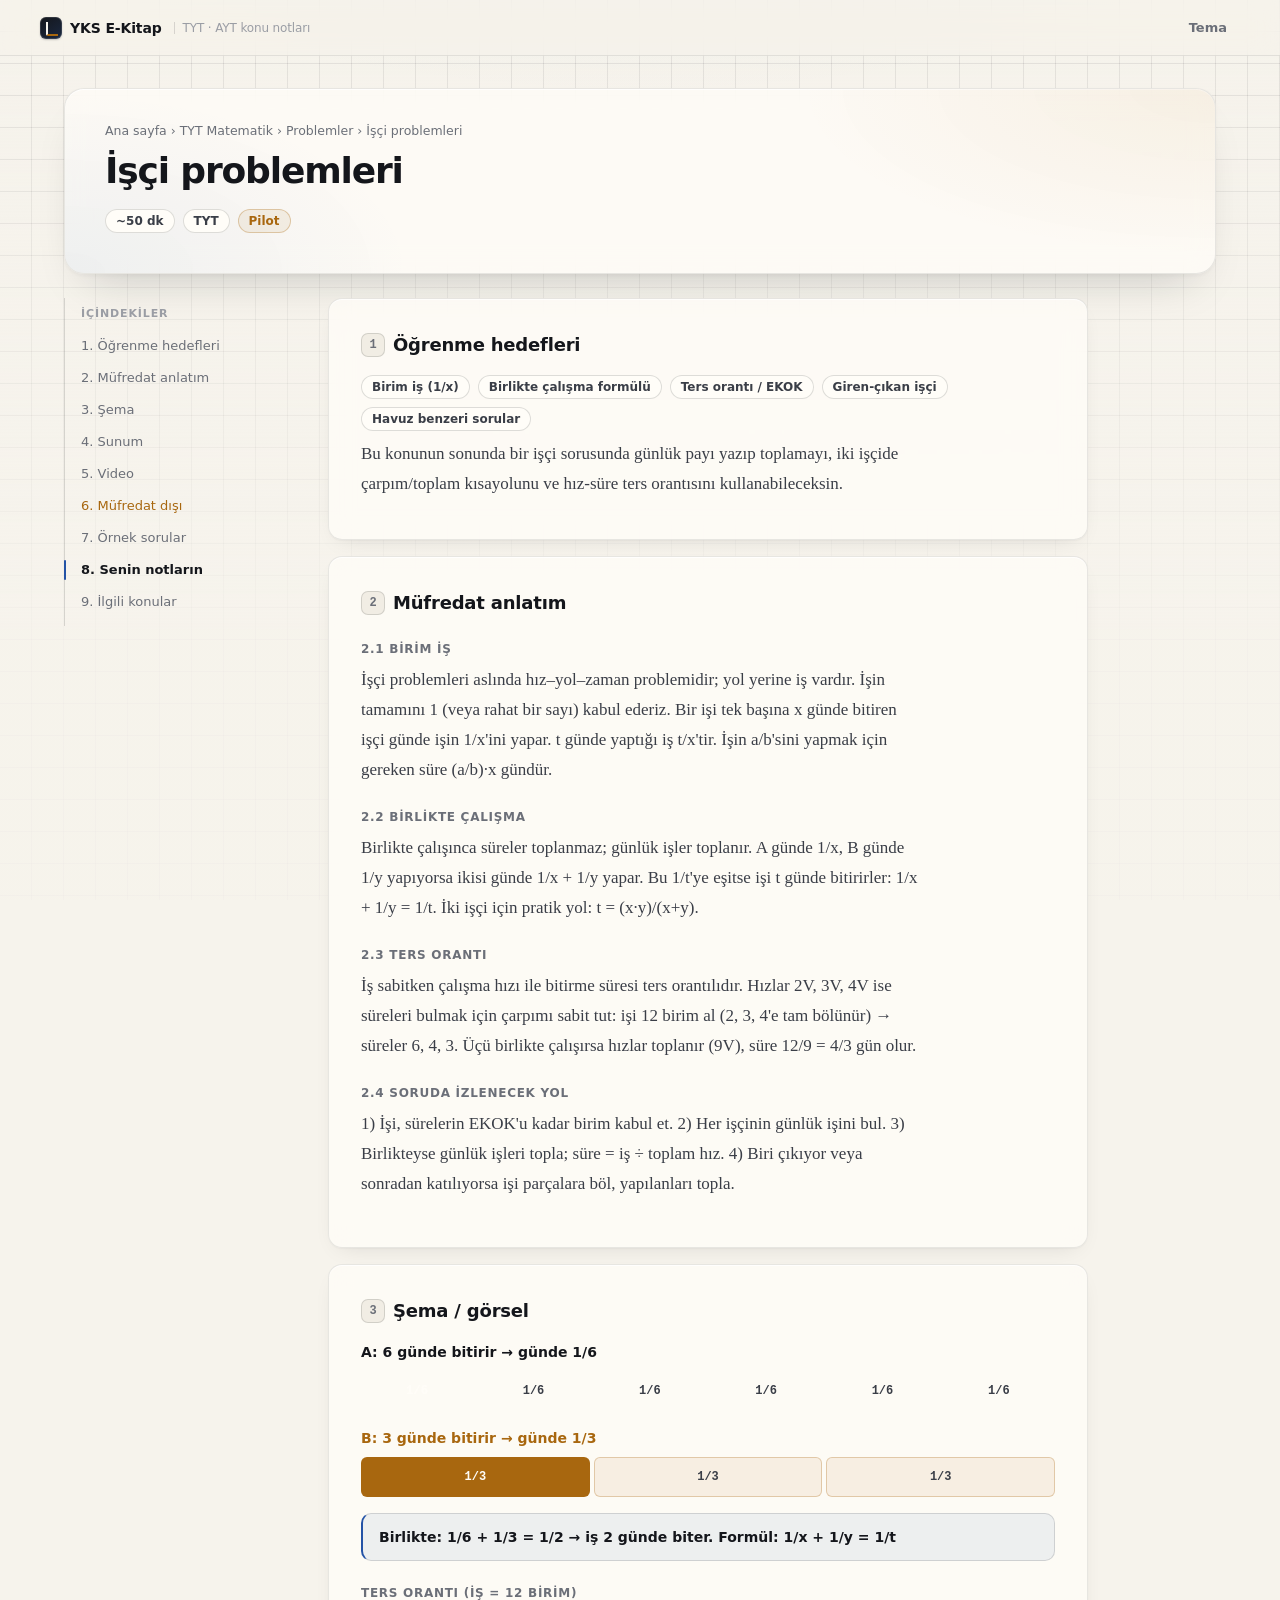
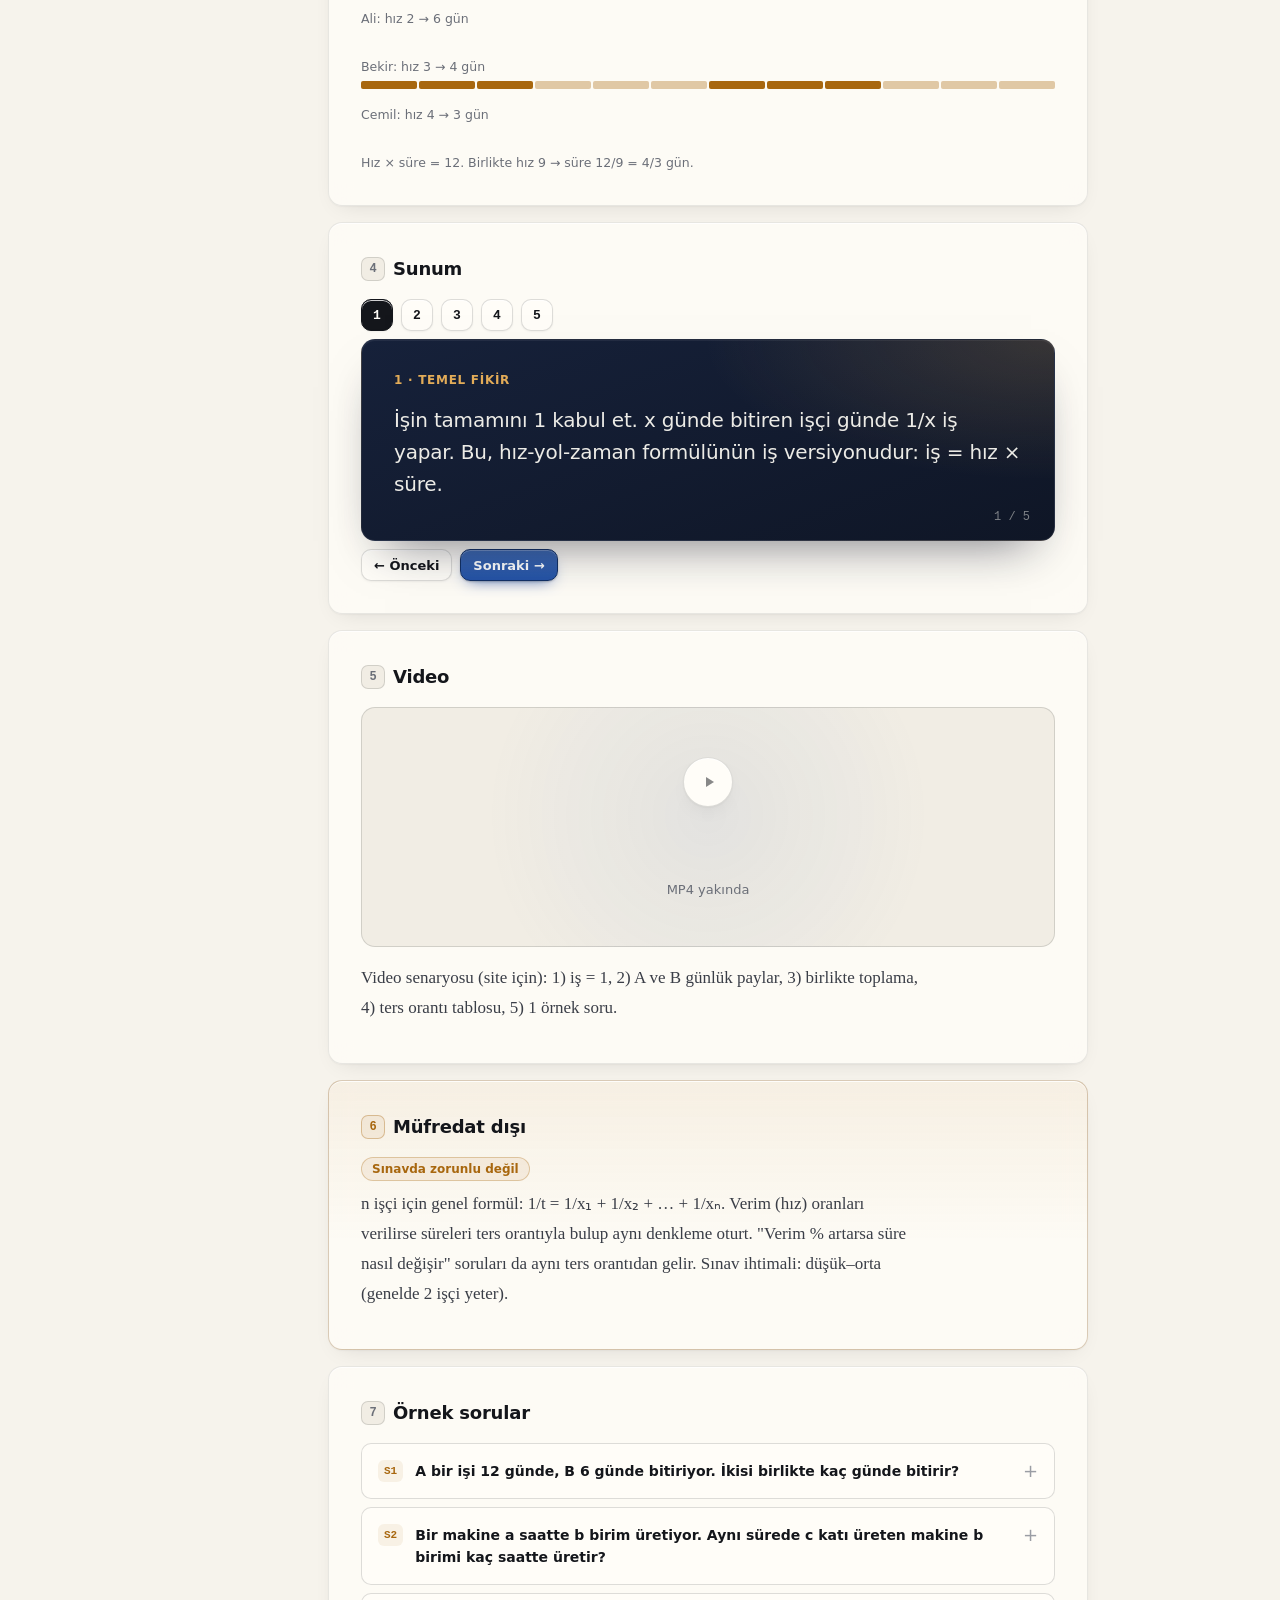
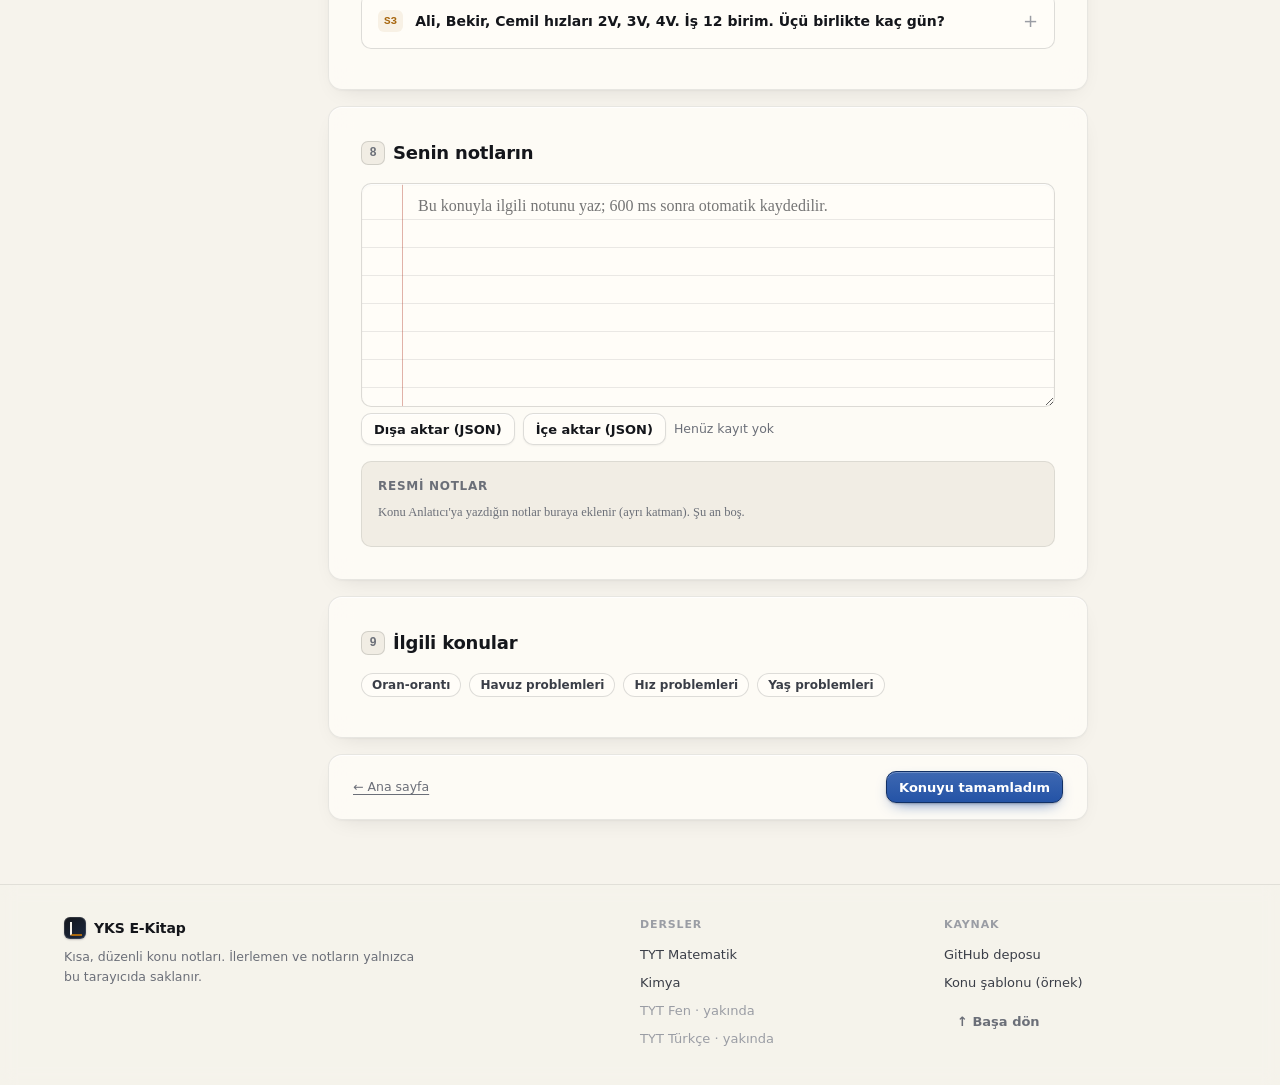
<file: ders/tyt-matematik/problemler/isci-problemleri/index.html>
<!doctype html><html lang="tr"><head><meta charset="utf-8"><meta name="viewport" content="width=device-width,initial-scale=1"><meta name="theme-color" content="#1d4b8f"><title>İşçi problemleri · YKS E-Kitap</title><script>try{var t=localStorage.getItem("yks-ebook:theme");if(t)document.documentElement.setAttribute("data-theme",t)}catch(e){}</script><link rel="stylesheet" href="../../../../assets/style.css"></head><body data-base="../../../../" data-topic="content/tyt-matematik/isci-problemleri.json"><header class="top"><a class="brand" href="../../../../"><i></i>YKS E-Kitap <small>TYT · AYT konu notları</small></a><span class="sp"></span><button class="btn ghost" id="theme" aria-label="Açık/koyu tema">Tema</button></header><div class="readbar" id="readbar"></div><div class="wrap">
<section class="hero thero"><div class="crumb" id="crumb"></div><h1 id="title"></h1><div class="chips" id="chips"></div></section>
<div class="layout"><nav class="toc" aria-label="İçindekiler"><b>İçindekiler</b><a href="#hedef" class="">1. Öğrenme hedefleri</a><a href="#anlatim" class="">2. Müfredat anlatım</a><a href="#sema" class="">3. Şema</a><a href="#sunum" class="">4. Sunum</a><a href="#video" class="">5. Video</a><a href="#disi" class="disi">6. Müfredat dışı</a><a href="#soru" class="">7. Örnek sorular</a><a href="#not" class="">8. Senin notların</a><a href="#ilgili" class="">9. İlgili konular</a></nav><main>
<section class="card" id="hedef"><h2><span class="num">1</span>Öğrenme hedefleri</h2><div class="chips" id="goals"></div><p id="goalText"></p></section>
<section class="card" id="anlatim"><h2><span class="num">2</span>Müfredat anlatım</h2><div id="lesson"></div></section>
<section class="card" id="sema"><h2><span class="num">3</span>Şema / görsel</h2><div id="diagram"></div></section>
<section class="card" id="sunum"><h2><span class="num">4</span>Sunum</h2><div class="row" id="dots" style="margin-bottom:8px"></div><div class="deck"><h3 id="slideT"></h3><p id="slideB"></p><span class="pg" id="slidePg"></span></div><div class="row" style="margin-top:8px"><button class="btn" id="prev">← Önceki</button><button class="btn primary" id="next">Sonraki →</button></div></section>
<section class="card" id="video"><h2><span class="num">5</span>Video</h2><div class="video" id="vbox"></div><p class="small" id="videoScript"></p></section>
<section class="card amber" id="disi"><h2><span class="num">6</span>Müfredat dışı</h2><div class="chips"><span class="chip amber" id="oocChip"></span></div><p id="ooc"></p></section>
<section class="card" id="soru"><h2><span class="num">7</span>Örnek sorular</h2><div id="questions"></div></section>
<section class="card" id="not"><h2><span class="num">8</span>Senin notların</h2><textarea id="note" placeholder="Bu konuyla ilgili notunu yaz; 600 ms sonra otomatik kaydedilir."></textarea>
<div class="row" style="margin-top:6px"><button class="btn" id="exp">Dışa aktar (JSON)</button><button class="btn" id="imp">İçe aktar (JSON)</button><input type="file" id="impf" accept="application/json,.json" class="hidden"><span class="small" id="saved"></span></div>
<div class="official"><h3>Resmi notlar</h3><div id="official"></div></div></section>
<section class="card" id="ilgili"><h2><span class="num">9</span>İlgili konular</h2><div class="chips" id="related"></div></section>
<section class="card foot"><a class="small" href="../../../../">← Ana sayfa</a><button class="btn primary" id="done"></button></section>
</main></div></div><footer class="sitefoot"><div class="wrap fgrid"><div><a class="brand" href="../../../../"><i></i>YKS E-Kitap</a><p class="small">Kısa, düzenli konu notları. İlerlemen ve notların yalnızca bu tarayıcıda saklanır.</p></div><div><b>Dersler</b><a href="../../../../ders/tyt-matematik/">TYT Matematik</a><a href="../../../../ders/kimya/">Kimya</a><span class="small soonlink">TYT Fen · yakında</span><span class="small soonlink">TYT Türkçe · yakında</span></div><div><b>Kaynak</b><a href="https://github.com/TitanLion72/yks-ebook">GitHub deposu</a><a href="../../../../ders/ornek-konu-sablonu/">Konu şablonu (örnek)</a><button class="btn ghost totop" onclick="scrollTo({top:0})">↑ Başa dön</button></div></div></footer><script src="../../../../assets/app.js"></script></body></html>
</file>
<file: assets/style.css>
/* YKS E-Kitap · UI v4 — 8px grid, paper & ink */
:root{
--bg:#f6f3ec;--bg2:#efebe2;--surface:rgba(255,253,248,.78);--solid:#fffdf8;--sunken:#f1ede4;
--ink:#14161b;--ink2:#3a3e47;--muted:#6b6f78;--faint:#9a9da4;
--line:rgba(20,22,27,.09);--line2:rgba(20,22,27,.14);
--accent:#2453a6;--accent2:#3b6fd0;--accentbg:rgba(36,83,166,.07);
--amber:#a8670f;--amberbg:rgba(168,103,15,.08);--green:#1f7a4d;--red:#b3402f;
--r1:6px;--r2:10px;--r3:14px;--r4:20px;
--sh1:0 1px 0 rgba(255,255,255,.8) inset,0 1px 2px rgba(20,22,27,.05);
--sh2:0 1px 0 rgba(255,255,255,.8) inset,0 1px 2px rgba(20,22,27,.04),0 8px 24px -12px rgba(20,22,27,.14);
--sh3:0 1px 0 rgba(255,255,255,.8) inset,0 2px 4px rgba(20,22,27,.04),0 24px 48px -24px rgba(20,22,27,.22);
--ui:"Inter",ui-sans-serif,system-ui,-apple-system,"Segoe UI",sans-serif;--read:"Iowan Old Style","Charter","Source Serif 4",Georgia,serif;--mono:ui-monospace,"JetBrains Mono",Menlo,monospace;
color-scheme:light}
:root[data-theme=dark]{--bg:#0d0e11;--bg2:#121317;--surface:rgba(24,26,31,.72);--solid:#17191e;--sunken:#121418;--ink:#ecebe6;--ink2:#c4c3bd;--muted:#8d8f96;--faint:#62656c;--line:rgba(255,255,255,.07);--line2:rgba(255,255,255,.12);--accent:#8fb0f5;--accent2:#6b93ea;--accentbg:rgba(143,176,245,.08);--amber:#e3ac58;--amberbg:rgba(227,172,88,.09);--green:#62c08f;--red:#e5806f;
--sh1:0 1px 0 rgba(255,255,255,.04) inset;--sh2:0 1px 0 rgba(255,255,255,.04) inset,0 8px 24px -12px rgba(0,0,0,.6);--sh3:0 1px 0 rgba(255,255,255,.05) inset,0 24px 48px -24px rgba(0,0,0,.7);color-scheme:dark}
@media (prefers-color-scheme:dark){:root:not([data-theme=light]){--bg:#0d0e11;--bg2:#121317;--surface:rgba(24,26,31,.72);--solid:#17191e;--sunken:#121418;--ink:#ecebe6;--ink2:#c4c3bd;--muted:#8d8f96;--faint:#62656c;--line:rgba(255,255,255,.07);--line2:rgba(255,255,255,.12);--accent:#8fb0f5;--accent2:#6b93ea;--accentbg:rgba(143,176,245,.08);--amber:#e3ac58;--amberbg:rgba(227,172,88,.09);--green:#62c08f;--red:#e5806f;--sh1:0 1px 0 rgba(255,255,255,.04) inset;--sh2:0 1px 0 rgba(255,255,255,.04) inset,0 8px 24px -12px rgba(0,0,0,.6);--sh3:0 1px 0 rgba(255,255,255,.05) inset,0 24px 48px -24px rgba(0,0,0,.7);color-scheme:dark}}
*{box-sizing:border-box}html{scroll-behavior:smooth;scroll-padding-top:80px;-webkit-text-size-adjust:100%}
body{margin:0;min-height:100vh;display:flex;flex-direction:column;color:var(--ink);background:var(--bg);font:14px/22px var(--ui);font-feature-settings:"cv11","ss01";-webkit-font-smoothing:antialiased;overflow-wrap:anywhere;
background-image:radial-gradient(1200px 600px at 50% -320px,var(--accentbg),transparent 70%),linear-gradient(var(--line) 1px,transparent 1px),linear-gradient(90deg,var(--line) 1px,transparent 1px);background-size:auto,32px 32px,32px 32px;background-position:0 0,-1px -1px,-1px -1px;background-attachment:fixed}
body::before{content:"";position:fixed;inset:0;pointer-events:none;background:linear-gradient(180deg,transparent 0,var(--bg) 70%);opacity:.85;z-index:-1}
::selection{background:color-mix(in oklab,var(--accent) 22%,transparent)}
a{color:var(--accent);text-underline-offset:3px;text-decoration-thickness:1px}
h1,h2,h3{font-family:var(--ui);color:var(--ink);margin:0}
h1{font-size:40px;line-height:48px;font-weight:700;letter-spacing:-.032em}
h2{font-size:16px;line-height:24px;font-weight:650;letter-spacing:-.011em;display:flex;align-items:center;gap:8px;margin-bottom:16px}
h3{font-size:12px;line-height:16px;font-weight:650;letter-spacing:.06em;text-transform:uppercase;color:var(--muted);margin:24px 0 8px}
p{margin:0 0 8px}
.small,.meta,.crumb{font-size:12.5px;line-height:20px;color:var(--muted)}
.ui{font-family:var(--ui)}.hidden{display:none!important}
/* header */
.top{position:sticky;top:0;z-index:40;display:flex;align-items:center;gap:16px;height:56px;padding:0 max(24px,calc(50% - 600px));background:color-mix(in oklab,var(--bg) 72%,transparent);backdrop-filter:saturate(1.6) blur(14px);-webkit-backdrop-filter:saturate(1.6) blur(14px);border-bottom:1px solid var(--line)}
.brand{display:flex;align-items:center;gap:8px;font:650 14px/1 var(--ui);letter-spacing:-.01em;color:var(--ink);text-decoration:none}
.brand i{width:22px;height:22px;border-radius:6px;background:linear-gradient(145deg,var(--ink),color-mix(in oklab,var(--ink) 70%,var(--accent)));box-shadow:inset 0 0 0 1px rgba(255,255,255,.12),0 1px 2px rgba(0,0,0,.2);position:relative}
.brand i::after{content:"";position:absolute;left:6px;top:5px;width:10px;height:12px;border-left:2px solid var(--bg);border-bottom:2px solid var(--amber);border-radius:0 0 0 2px}
.brand small{font-weight:500;font-size:12px;color:var(--faint);padding-left:8px;margin-left:4px;border-left:1px solid var(--line2)}
.sp{flex:1}
.wrap{width:100%;max-width:1200px;margin:0 auto;padding:32px 24px 48px;flex:1}
/* buttons */
.btn{all:unset;box-sizing:border-box;cursor:pointer;display:inline-flex;align-items:center;gap:8px;height:32px;padding:0 12px;border-radius:var(--r2);font:550 13px/1 var(--ui);color:var(--ink);background:var(--solid);border:1px solid var(--line2);box-shadow:var(--sh1);transition:background .15s,border-color .15s,box-shadow .15s,transform .1s}
.btn:hover{border-color:color-mix(in oklab,var(--ink) 24%,transparent);background:color-mix(in oklab,var(--solid) 92%,var(--ink))}
.btn:active{transform:translateY(1px)}
.btn:focus-visible,a:focus-visible,input:focus-visible,textarea:focus-visible{outline:2px solid var(--accent);outline-offset:2px}
.btn.primary{color:#fff;background:linear-gradient(180deg,color-mix(in oklab,var(--accent) 88%,#fff),var(--accent));border-color:color-mix(in oklab,var(--accent) 70%,#000);box-shadow:0 1px 0 rgba(255,255,255,.25) inset,0 1px 2px rgba(0,0,0,.2),0 6px 16px -8px var(--accent)}
:root[data-theme=dark] .btn.primary{color:#0d0e11}
.btn.primary:hover{filter:brightness(1.06)}
.btn.ghost{background:transparent;border-color:transparent;box-shadow:none;color:var(--muted)}.btn.ghost:hover{color:var(--ink);background:var(--accentbg)}
.btn.big{height:40px;padding:0 16px;font-size:14px}
.kbd{font:500 11px/1 var(--mono);padding:3px 6px;border-radius:5px;border:1px solid var(--line2);background:var(--sunken);color:var(--muted)}
/* chips */
.chips{display:flex;flex-wrap:wrap;gap:8px;margin:0 0 8px}
.chip{display:inline-flex;align-items:center;height:24px;padding:0 10px;border-radius:999px;font:550 12px/1 var(--ui);color:var(--ink2);background:var(--solid);border:1px solid var(--line2);text-decoration:none;white-space:nowrap;transition:border-color .15s,color .15s}
.chip.amber{color:var(--amber);background:var(--amberbg);border-color:color-mix(in oklab,var(--amber) 30%,transparent)}
a.chip:hover{border-color:var(--accent);color:var(--accent)}
/* cards */
.card{position:relative;background:var(--surface);backdrop-filter:blur(12px);-webkit-backdrop-filter:blur(12px);border:1px solid var(--line);border-radius:var(--r3);padding:24px;margin-bottom:16px;box-shadow:var(--sh2);transition:border-color .2s,box-shadow .2s}
.card.amber{background:linear-gradient(180deg,var(--amberbg),transparent 60%),var(--surface);border-color:color-mix(in oklab,var(--amber) 22%,var(--line))}
.num{flex:none;width:24px;height:24px;border-radius:7px;display:grid;place-items:center;font:600 12px/1 var(--mono);color:var(--muted);background:var(--sunken);border:1px solid var(--line2)}
.amber .num{color:var(--amber);border-color:color-mix(in oklab,var(--amber) 35%,transparent);background:var(--amberbg)}
/* hero */
.hero{position:relative;overflow:hidden;padding:40px;margin-bottom:24px;border-radius:var(--r4);border:1px solid var(--line);background:var(--surface);backdrop-filter:blur(12px);box-shadow:var(--sh3)}
.hero::before{content:"";position:absolute;inset:0;pointer-events:none;background:radial-gradient(600px 240px at 100% 0,var(--amberbg),transparent 70%),radial-gradient(500px 260px at 0 100%,var(--accentbg),transparent 70%)}
.hero::after{content:"";position:absolute;right:40px;top:40px;width:240px;height:160px;pointer-events:none;opacity:.55;background:repeating-linear-gradient(180deg,transparent 0 23px,var(--line2) 23px 24px);-webkit-mask:radial-gradient(closest-side,#000,transparent);mask:radial-gradient(closest-side,#000,transparent)}
.hero>*{position:relative}
.kicker{display:inline-flex;align-items:center;gap:8px;height:24px;padding:0 10px 0 8px;margin-bottom:16px;border-radius:999px;font:600 11.5px/1 var(--ui);letter-spacing:.02em;color:var(--ink2);background:var(--solid);border:1px solid var(--line2)}
.kicker::before{content:"";width:6px;height:6px;border-radius:50%;background:var(--green);box-shadow:0 0 0 3px color-mix(in oklab,var(--green) 18%,transparent)}
.hero h1{max-width:720px;font-size:48px;line-height:56px}
.hero p{max-width:600px;margin-top:16px;font-size:16px;line-height:26px;color:var(--ink2)}
.herocta{display:flex;flex-wrap:wrap;gap:8px;margin-top:24px}
.feats{display:flex;flex-wrap:wrap;gap:4px 16px;margin-top:24px;padding-top:16px;border-top:1px solid var(--line);max-width:720px}
.feats span{font:500 12.5px/24px var(--ui);color:var(--muted)}
.stats{display:inline-flex;margin-top:24px;border:1px solid var(--line2);border-radius:var(--r2);background:var(--solid);box-shadow:var(--sh1);overflow:hidden}
.stat{padding:8px 16px;font:500 12px/16px var(--ui);color:var(--muted);border-right:1px solid var(--line)}.stat:last-child{border-right:0}
.stat b{display:block;font:650 20px/28px var(--ui);letter-spacing:-.02em;color:var(--ink);font-variant-numeric:tabular-nums}
input[type=search]{display:block;width:100%;max-width:560px;height:44px;margin-top:16px;padding:0 16px 0 40px;border-radius:var(--r2);border:1px solid var(--line2);color:var(--ink);font:500 14px var(--ui);background:var(--solid) url("data:image/svg+xml,%3Csvg xmlns='http://www.w3.org/2000/svg' width='16' height='16' fill='none' stroke='%23888' stroke-width='1.8'%3E%3Ccircle cx='7' cy='7' r='5'/%3E%3Cpath d='M11 11l4 4'/%3E%3C/svg%3E") 14px 50%/16px no-repeat;box-shadow:var(--sh1);transition:border-color .15s,box-shadow .15s}
input[type=search]:focus{outline:0;border-color:var(--accent);box-shadow:0 0 0 4px color-mix(in oklab,var(--accent) 14%,transparent)}
/* home */
.grid2{display:grid;grid-template-columns:minmax(0,1fr) 320px;gap:24px;align-items:start}
.grid2 aside{position:sticky;top:80px}
.grid2 aside .card{padding:16px 16px 8px}.grid2 aside h2{font-size:13px;margin-bottom:8px}
.grid2 aside ul{margin:0;padding:0;list-style:none}#soon li{display:flex;align-items:center;gap:8px;padding:8px 0;border-top:1px solid var(--line);font-size:13px;color:var(--ink2)}#soon li::before{content:"";width:6px;height:6px;border-radius:50%;border:1.5px solid var(--faint)}
.course{padding:0;overflow:hidden}
.chead{display:flex;align-items:center;gap:16px;padding:16px 24px;border-bottom:1px solid var(--line);background:linear-gradient(180deg,var(--solid),transparent)}
.chead h2{margin:0;font-size:16px}.chead h2 a{color:var(--ink);text-decoration:none}.chead h2 a:hover{color:var(--accent)}
.ring{--p:0;flex:none;width:40px;height:40px;border-radius:50%;display:grid;place-items:center;background:conic-gradient(var(--accent) calc(var(--p)*1%),var(--line2) 0);font:600 10.5px var(--mono);color:var(--ink2)}
.ring span{width:32px;height:32px;border-radius:50%;display:grid;place-items:center;background:var(--solid)}
.unit{display:flex;align-items:center;gap:8px;padding:16px 24px 8px;font:600 11px/16px var(--ui);letter-spacing:.08em;text-transform:uppercase;color:var(--faint)}
.topic{display:flex;align-items:center;gap:16px;min-height:48px;padding:8px 24px;color:var(--ink);text-decoration:none;font:550 14px/20px var(--ui);border-top:1px solid var(--line);transition:background .15s}
.topic:hover{background:var(--accentbg)}
.topic>span:first-child{flex:0 1 auto}
.prog{flex:1;min-width:64px;max-width:240px;height:4px;margin-left:auto;border-radius:4px;background:var(--line2);overflow:hidden}.prog i{display:block;height:100%;background:var(--accent);border-radius:4px}
.topic .small{min-width:72px;text-align:right;font-size:12px}
.topic::after{content:"";width:6px;height:6px;border-right:1.5px solid var(--faint);border-top:1.5px solid var(--faint);transform:rotate(45deg);transition:transform .15s,border-color .15s}
.topic:hover::after{border-color:var(--accent);transform:translateX(2px) rotate(45deg)}
.course>.small,.course>p,.course>a.small{display:block;padding:8px 24px 16px;margin:0}
.course>.empty{margin:16px 24px 24px}
.soon-card h2{padding:16px 24px 0}
.ph{display:grid;grid-template-columns:1fr 1fr;gap:8px;padding:0 24px 8px}
.phc{display:flex;align-items:center;gap:12px;padding:12px;border-radius:var(--r2);border:1px dashed var(--line2);background:var(--sunken);transition:border-color .15s,background .15s}
.phc:hover{border-color:var(--accent);background:var(--solid)}
.phc .ic{flex:none;width:32px;height:32px;display:grid;place-items:center;border-radius:8px;font-size:16px;background:var(--solid);border:1px solid var(--line2)}
.phc div{flex:1;display:flex;flex-direction:column;min-width:0}.phc b{font-weight:600;font-size:14px}
.phc .chip{height:20px;font-size:11px;color:var(--muted)}
/* topic */
.thero{padding:32px 40px}.thero h1{font-size:36px;line-height:44px;margin:8px 0 16px}
.thero::after{display:none}
.layout{display:grid;grid-template-columns:224px minmax(0,1fr);gap:40px;align-items:start}
.toc{position:sticky;top:80px;display:flex;flex-direction:column;font-size:13px;padding:8px 0;border-left:1px solid var(--line2)}
.toc b{font:600 11px/16px var(--ui);letter-spacing:.08em;text-transform:uppercase;color:var(--faint);padding:0 16px 8px}
.toc a{position:relative;padding:6px 16px;color:var(--muted);text-decoration:none;line-height:20px;transition:color .15s}
.toc a::before{content:"";position:absolute;left:-1px;top:6px;bottom:6px;width:2px;border-radius:2px;background:transparent;transition:background .15s}
.toc a:hover{color:var(--ink)}
.toc a.on{color:var(--ink);font-weight:600}.toc a.on::before{background:var(--accent)}
.toc a.disi{color:var(--amber)}
main{min-width:0;max-width:760px}
main .card{padding:32px}
main .card h2{font-size:18px;line-height:28px;margin-bottom:16px}
#lesson,#goalText,#ooc,#official,#videoScript{font:17px/30px var(--read);color:var(--ink2);max-width:66ch}
#lesson h3{font-family:var(--ui)}#lesson p{margin-bottom:16px}
.foot{display:flex;flex-wrap:wrap;gap:16px;align-items:center;justify-content:space-between;padding:16px 24px!important}
.readbar{position:fixed;left:0;top:0;z-index:60;height:2px;width:0;background:var(--accent);transition:width .08s linear}
/* diagram */
.bars{display:flex;gap:4px;margin:8px 0 16px}
.bars span{flex:1;height:40px;border-radius:var(--r1);display:grid;place-items:center;font:600 12px var(--mono);color:var(--ink2);background:color-mix(in oklab,var(--c) 10%,var(--solid));border:1px solid color-mix(in oklab,var(--c) 28%,transparent)}
.bars span:first-child{background:var(--c);color:var(--solid);border-color:transparent}
.thin{display:flex;gap:2px;margin:4px 0 16px}.thin span{flex:1;height:8px;border-radius:2px}
.note-box{margin:8px 0;padding:12px 16px;border:1px solid var(--line2);border-left:2px solid var(--accent);border-radius:var(--r2);background:var(--accentbg);font:600 14px/22px var(--ui)}
/* deck */
.deck{position:relative;min-height:200px;padding:32px;border-radius:var(--r3);color:#ecebe6;background:radial-gradient(500px 200px at 100% 0,rgba(227,172,88,.18),transparent 70%),linear-gradient(160deg,#16213a,#0f1626);border:1px solid rgba(255,255,255,.08);box-shadow:0 24px 48px -24px rgba(15,22,38,.6),0 1px 0 rgba(255,255,255,.06) inset}
.deck h3{margin:0 0 16px;color:#e3ac58}
.deck p{font:500 20px/32px var(--ui);letter-spacing:-.01em;max-width:56ch}
.deck .pg{position:absolute;right:24px;bottom:16px;font:500 12px var(--mono);color:rgba(236,235,230,.5)}
.row{display:flex;flex-wrap:wrap;gap:8px;align-items:center}
.dot{min-width:32px;justify-content:center;padding:0 8px;font-family:var(--mono)}.dot.on{color:var(--solid);background:var(--ink);border-color:var(--ink)}
/* video */
.video{display:grid;place-items:center;gap:8px;height:240px;margin-bottom:16px;border-radius:var(--r3);border:1px solid var(--line2);color:var(--muted);font:500 13px var(--ui);text-align:center;padding:16px;background:radial-gradient(circle at 50% 45%,var(--accentbg),transparent 60%),var(--sunken)}
.video::before{content:"";width:48px;height:48px;border-radius:50%;background:var(--solid) url("data:image/svg+xml,%3Csvg xmlns='http://www.w3.org/2000/svg' width='16' height='16'%3E%3Cpath d='M5 3l8 5-8 5z' fill='%23888'/%3E%3C/svg%3E") 54% 50%/16px no-repeat;border:1px solid var(--line2);box-shadow:var(--sh2)}
main video{border-radius:var(--r3);border:1px solid var(--line2)}
/* questions */
#questions{counter-reset:q}
details{margin-bottom:8px;border:1px solid var(--line2);border-radius:var(--r2);background:var(--solid);transition:border-color .15s,box-shadow .15s}
details[open]{border-color:color-mix(in oklab,var(--accent) 40%,var(--line2));box-shadow:var(--sh2)}
summary{display:flex;gap:12px;padding:16px;cursor:pointer;list-style:none;font:550 14px/22px var(--ui)}summary::-webkit-details-marker{display:none}
summary::before{content:"S" counter(q);counter-increment:q;flex:none;height:22px;padding:0 6px;border-radius:6px;font:600 11px/22px var(--mono);color:var(--amber);background:var(--amberbg)}
summary::after{content:"+";margin-left:auto;font:400 18px/22px var(--ui);color:var(--faint);transition:transform .2s}details[open] summary::after{transform:rotate(45deg)}
details ol{margin:0;padding:0 16px 8px 56px;font:16px/28px var(--read);color:var(--ink2)}
details>p{padding:0 16px 16px 44px;margin:0}
/* notes */
textarea{display:block;width:100%;min-height:224px;padding:8px 16px 8px 56px;border-radius:var(--r2);border:1px solid var(--line2);color:var(--ink);font:16px/28px var(--read);resize:vertical;box-shadow:var(--sh1) inset;
background:linear-gradient(90deg,transparent 40px,color-mix(in oklab,var(--red) 40%,transparent) 40px 41px,transparent 41px),repeating-linear-gradient(180deg,transparent 0 27px,var(--line) 27px 28px),var(--solid);background-attachment:local;background-position:0 8px}
textarea:focus{outline:0;border-color:var(--accent);box-shadow:0 0 0 4px color-mix(in oklab,var(--accent) 12%,transparent)}
#not .row{margin-top:8px}
.official{margin-top:16px;padding:16px;border-radius:var(--r2);border:1px solid var(--line);background:var(--sunken)}.official h3{margin-top:0}
/* empty */
.empty{display:flex;flex-direction:column;align-items:center;gap:8px;padding:32px 16px;border-radius:var(--r2);border:1px dashed var(--line2);background:var(--sunken);text-align:center}
.empty span{width:32px;height:32px;display:grid;place-items:center;border-radius:8px;font:500 16px var(--ui);color:var(--muted);background:var(--solid);border:1px solid var(--line2);box-shadow:var(--sh1)}
.empty p{margin:0;font:500 13px/20px var(--ui);color:var(--muted)}
/* footer */
.sitefoot{border-top:1px solid var(--line);background:color-mix(in oklab,var(--bg) 70%,transparent);backdrop-filter:blur(8px)}
.fgrid{display:grid;grid-template-columns:2fr 1fr 1fr;gap:32px;padding-top:32px;padding-bottom:32px}
.fgrid p{margin-top:8px;max-width:360px}
.fgrid b{display:block;margin-bottom:8px;font:600 11px/16px var(--ui);letter-spacing:.08em;text-transform:uppercase;color:var(--faint)}
.fgrid a:not(.brand),.fgrid .soonlink{display:block;font:500 13px/28px var(--ui);color:var(--ink2);text-decoration:none}
.fgrid a:not(.brand):hover{color:var(--accent)}.fgrid .soonlink{color:var(--faint)}
.totop{margin-top:8px}
/* motion */
@keyframes rise{from{opacity:0;transform:translateY(6px)}to{opacity:1;transform:none}}
.hero,.grid2>*,main>.card{animation:rise .45s cubic-bezier(.2,.7,.2,1) both}
main>.card:nth-child(2){animation-delay:.03s}main>.card:nth-child(3){animation-delay:.06s}main>.card:nth-child(n+4){animation-delay:.09s}
@media (prefers-reduced-motion:reduce){*,*::before,*::after{animation:none!important;transition:none!important;scroll-behavior:auto!important}}
/* responsive */
@media (max-width:960px){.grid2{grid-template-columns:minmax(0,1fr)}.grid2 aside{position:static}.layout{grid-template-columns:minmax(0,1fr);gap:16px}
 .toc{position:sticky;top:56px;z-index:30;flex-direction:row;overflow-x:auto;gap:4px;margin:0 -24px;padding:8px 24px;border-left:0;border-bottom:1px solid var(--line);background:color-mix(in oklab,var(--bg) 82%,transparent);backdrop-filter:blur(14px);-webkit-backdrop-filter:blur(14px);scrollbar-width:none;scroll-snap-type:x proximity}
 .toc::-webkit-scrollbar{display:none}.toc b{display:none}
 .toc a{flex:none;white-space:nowrap;padding:0 12px;height:32px;display:flex;align-items:center;border-radius:999px;border:1px solid transparent;scroll-snap-align:start}
 .toc a::before{display:none}.toc a.on{background:var(--solid);border-color:var(--line2);box-shadow:var(--sh1)}}
@media (max-width:640px){.wrap{padding:16px 16px 32px}.top{padding:0 16px}.brand small{display:none}
 .hero{padding:24px;border-radius:var(--r3)}.hero h1{font-size:32px;line-height:40px}.thero{padding:24px}.thero h1{font-size:28px;line-height:36px}.hero::after{display:none}
 .stats{display:flex}.stat{flex:1}
 main .card,.card{padding:20px 16px}.course{padding:0}.chead,.topic,.unit{padding-left:16px;padding-right:16px}.topic .prog{display:none}.ph{grid-template-columns:1fr;padding:0 16px 8px}.soon-card h2,.course>.small,.course>a.small{padding-left:16px;padding-right:16px}
 .toc{margin:0 -16px;padding:8px 16px}
 #lesson,#goalText,#ooc{font-size:17px;line-height:29px}.deck{padding:24px}.deck p{font-size:17px;line-height:28px}
 .fgrid{grid-template-columns:1fr 1fr;gap:24px}.fgrid>div:first-child{grid-column:1/-1}}
.hero>.hpanel{display:none}
@media (min-width:1100px){.hero.home{padding-right:440px;min-height:420px}
.hero>.hpanel{display:block;position:absolute;right:40px;top:40px;width:360px;border-radius:var(--r3);border:1px solid var(--line2);background:var(--solid);box-shadow:var(--sh3);overflow:hidden;transform:rotate(1.2deg);transition:transform .4s cubic-bezier(.2,.7,.2,1)}
.hero.home:hover .hpanel{transform:rotate(0) translateY(-4px)}
.hp-top{display:flex;align-items:center;gap:6px;height:32px;padding:0 12px;border-bottom:1px solid var(--line);background:var(--sunken)}
.hp-top i{width:8px;height:8px;border-radius:50%;background:var(--line2)}
.hp-top span{margin-left:8px;font:500 11px var(--mono);color:var(--faint)}
.hp-body{padding:16px}.hp-body b{display:block;font:650 20px/28px var(--ui);letter-spacing:-.02em;margin:4px 0 12px}
.hp-body ul{list-style:none;margin:0;padding:0}
.hp-body li{display:flex;align-items:center;gap:8px;height:32px;border-top:1px solid var(--line);font:500 13px var(--ui);color:var(--ink2)}
.hp-body li .num{width:20px;height:20px;font-size:10.5px;border-radius:6px}
.hp-body li:nth-child(2){color:var(--ink);font-weight:600}.hp-body li:nth-child(2) .num{color:var(--accent);border-color:color-mix(in oklab,var(--accent) 40%,transparent);background:var(--accentbg)}
.hp-bar{height:4px;margin-top:12px;border-radius:4px;background:var(--line2);overflow:hidden}.hp-bar span{display:block;width:34%;height:100%;background:var(--accent)}
.hero.home::after{display:none}}
@media (max-width:640px){.stat{padding:8px 12px;font-size:11px;overflow-wrap:normal;min-width:0}}
/* v4.1 — markdown konu içeriği */
.toc a.sub{padding:4px 16px 4px 28px;font-size:12px;line-height:18px;color:var(--faint)}
.toc a.sub.on{color:var(--ink)}
.md h3.mdh{margin:32px 0 8px;padding-top:16px;border-top:1px solid var(--line);font:600 19px/28px var(--ui);letter-spacing:-.01em}
.md h3.mdh:first-child{border-top:0;padding-top:0;margin-top:0}
.md h4.mdh{margin:24px 0 8px;font:600 15px/24px var(--ui)}
.md h5.mdh{margin:16px 0 8px;font:600 14px/22px var(--ui)}
.md ul,.md ol{padding-left:22px;margin:8px 0 16px}.md li{margin:4px 0}.md li>ul{margin:4px 0}
.md strong{font-weight:650;color:var(--ink)}
.md code{font:13px var(--mono);background:var(--sunken);padding:1px 5px;border-radius:4px}
.md blockquote{margin:0 0 16px;padding:12px 16px;border:1px solid var(--line);border-left:2px solid var(--accent);border-radius:var(--r2);background:var(--sunken);font-size:15px;line-height:24px}
.md blockquote p{margin:0 0 8px}.md blockquote p:last-child{margin:0}
.tblwrap{overflow-x:auto;margin:8px 0 16px;border:1px solid var(--line);border-radius:var(--r2);-webkit-overflow-scrolling:touch}
.tblwrap table{border-collapse:collapse;width:100%;font:14px/21px var(--ui);min-width:520px}
.tblwrap th{text-align:left;font-weight:600;background:var(--sunken);color:var(--ink2)}
.tblwrap th,.tblwrap td{padding:8px 12px;border-bottom:1px solid var(--line);vertical-align:top}
.tblwrap tr:last-child td{border-bottom:0}
.chip.tag{height:20px;padding:0 7px;font:600 11px/18px var(--ui);vertical-align:middle;color:var(--accent);border-color:color-mix(in oklab,var(--accent) 30%,transparent);background:color-mix(in oklab,var(--accent) 7%,transparent)}
.chip.tag.ayt{color:#7a3fb0;border-color:color-mix(in oklab,#7a3fb0 30%,transparent);background:color-mix(in oklab,#7a3fb0 7%,transparent)}
summary .chip.tag{margin-right:8px}
.mdfig,.figs figure{margin:16px 0;border:1px solid var(--line);border-radius:var(--r2);background:var(--solid);overflow:hidden;box-shadow:var(--sh1)}
.mdfig img,.figs img{display:block;width:100%;height:auto;background:#fff}
.mdfig figcaption,.figs figcaption{padding:8px 12px;font:12px/16px var(--ui);color:var(--muted);border-top:1px solid var(--line)}
.figs{display:grid;grid-template-columns:repeat(2,minmax(0,1fr));gap:16px}.figs figure{margin:0}
@media (max-width:640px){.figs{grid-template-columns:1fr}}
ol.goals{margin:0;padding-left:22px;font:14px/22px var(--ui)}ol.goals li{margin:4px 0}
dl.scope{display:grid;grid-template-columns:auto 1fr;gap:4px 12px;margin:16px 0 0;font:13px/20px var(--ui)}
dl.scope dt{font-weight:600;color:var(--accent)}dl.scope dd{margin:0;color:var(--muted)}
ol.vsteps{font:14px/22px var(--ui);padding-left:22px;color:var(--ink2)}
ul.ooclist{list-style:none;padding:0;margin:8px 0 0}
ul.ooclist li{display:flex;justify-content:space-between;gap:12px;align-items:center;padding:8px 0;border-bottom:1px solid color-mix(in oklab,var(--amber) 22%,transparent);font:14px/21px var(--ui)}
ul.ooclist li:last-child{border-bottom:0}.chip.prob{flex:none;white-space:nowrap}
@media (max-width:640px){ul.ooclist li{flex-direction:column;align-items:flex-start;gap:4px}}
details.mdmore{margin-top:16px;border-top:1px solid var(--line);padding-top:8px}
details.mdmore>summary{cursor:pointer;font:600 13px var(--ui);color:var(--muted)}
#lesson.md{overflow-wrap:anywhere}
.chip.prob{white-space:normal;height:auto;min-height:24px;padding:3px 10px;line-height:16px;max-width:100%}@media (min-width:641px){.chip.prob{max-width:46%;text-align:right}}
.md h3.mdh{text-transform:none;font-size:20px}
#lesson.md .tblwrap{overflow-wrap:normal}.tblwrap td,.tblwrap th{overflow-wrap:normal;word-break:normal;hyphens:none}
.tblwrap td:first-child,.tblwrap th:first-child{white-space:nowrap}
.md h3.mdh{color:var(--ink)}
.md a.url{overflow-wrap:anywhere}
</file>
